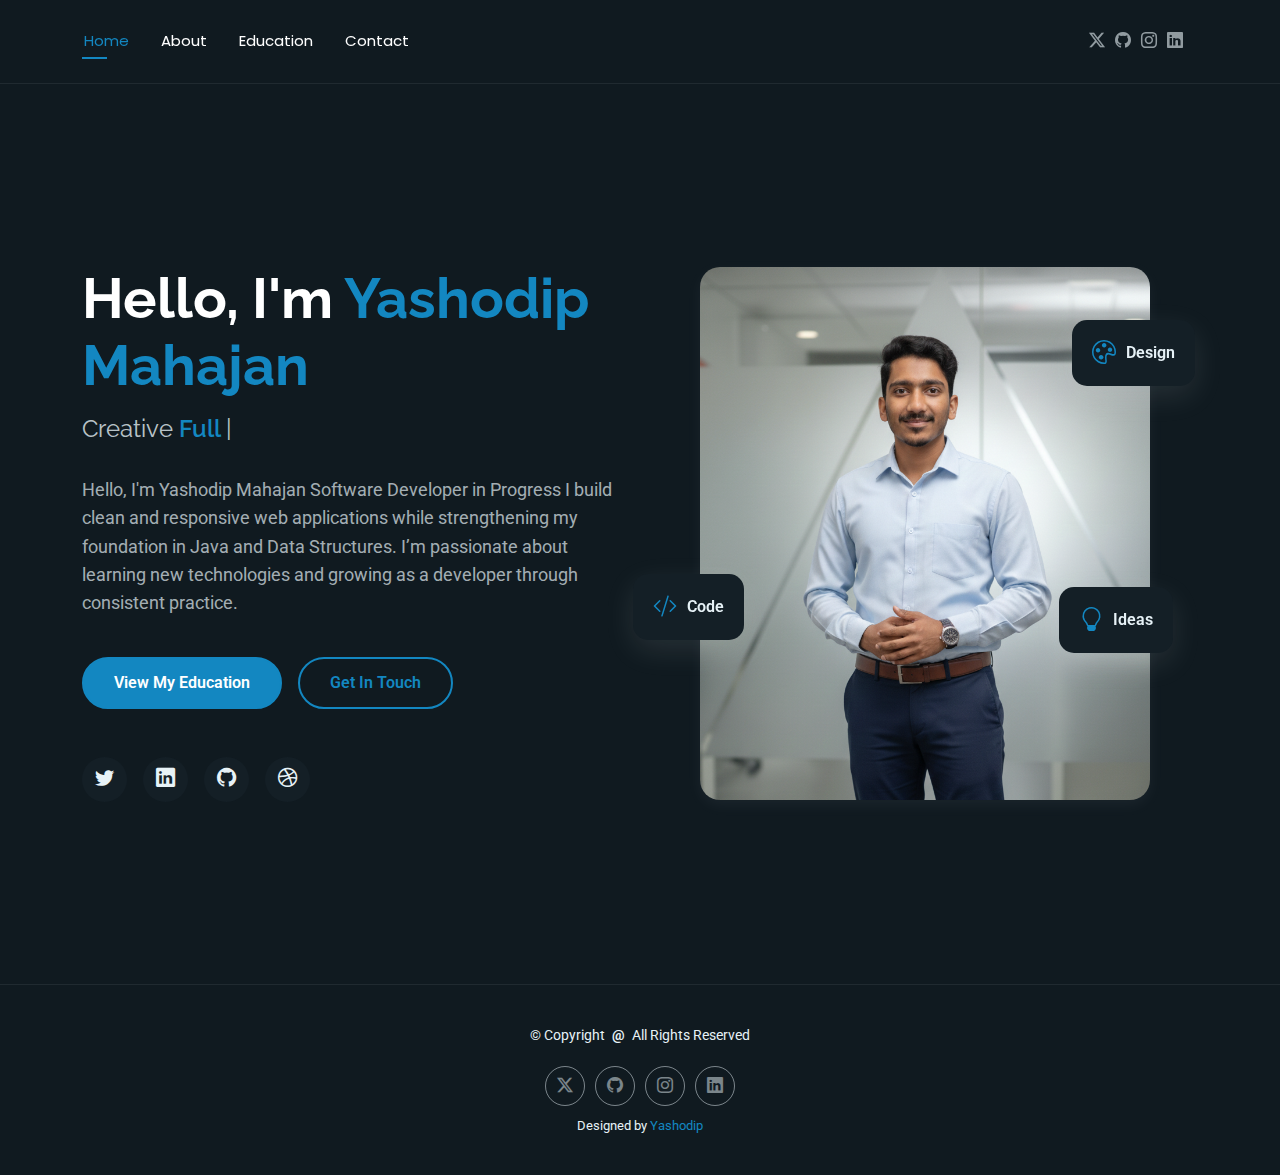
<file: index.html>
<!DOCTYPE html>
<html lang="en">

<head>
  <meta charset="utf-8">
  <meta content="width=device-width, initial-scale=1.0" name="viewport">
  <title>Index - Yashodip Mahajan</title>
  <meta name="description" content="">
  <meta name="keywords" content="">

  <!-- Favicons -->
  <!-- <link href="assets/img/favicon.png" rel="icon">
  <link href="assets/img/apple-touch-icon.png" rel="apple-touch-icon"> -->

  <!-- Fonts -->
  <link href="https://fonts.googleapis.com" rel="preconnect">
  <link href="https://fonts.gstatic.com" rel="preconnect" crossorigin>
  <link href="https://fonts.googleapis.com/css2?family=Roboto:ital,wght@0,100;0,300;0,400;0,500;0,700;0,900;1,100;1,300;1,400;1,500;1,700;1,900&family=Poppins:ital,wght@0,100;0,200;0,300;0,400;0,500;0,600;0,700;0,800;0,900;1,100;1,200;1,300;1,400;1,500;1,600;1,700;1,800;1,900&family=Raleway:ital,wght@0,100;0,200;0,300;0,400;0,500;0,600;0,700;0,800;0,900;1,100;1,200;1,300;1,400;1,500;1,600;1,700;1,800;1,900&display=swap" rel="stylesheet">

  <!-- Vendor CSS Files -->
  <link href="assets/vendor/bootstrap/css/bootstrap.min.css" rel="stylesheet">
  <link href="assets/vendor/bootstrap-icons/bootstrap-icons.css" rel="stylesheet">
  <link href="assets/vendor/aos/aos.css" rel="stylesheet">
  <link href="assets/vendor/swiper/swiper-bundle.min.css" rel="stylesheet">
  <link href="assets/vendor/glightbox/css/glightbox.min.css" rel="stylesheet">

  <!-- Main CSS File -->
  <link href="assets/css/main.css" rel="stylesheet">

  <!-- =======================================================
  * Template Name: FolioOne
  * Template URL: https://bootstrapmade.com/folioone-bootstrap-portfolio-website-template/
  * Updated: Aug 23 2025 with Bootstrap v5.3.7
  * Author: BootstrapMade.com
  * License: https://bootstrapmade.com/license/
  ======================================================== -->
</head>

<body class="index-page">

  <header id="header" class="header d-flex align-items-center light-background sticky-top">
    <div class="container position-relative d-flex align-items-center justify-content-between">

      <!-- <a href="index.html" class="logo d-flex align-items-center me-auto me-xl-0">
      <img src="assets/img/logo.webp" alt="">
      <h1 class="sitename">FolioOne</h1> 
    </a> -->

      <nav id="navmenu" class="navmenu">
        <ul>
          <li><a href="index.html" class="active">Home</a></li>
          <li><a href="about.html">About</a></li>
          <li><a href="resume.html">Education</a></li>
          <!-- <li><a href="services.html">Services</a></li> -->
          <!-- <li><a href="portfolio.html">Portfolio</a></li> -->
          <li><a href="contact.html">Contact</a></li>
        </ul>
        <i class="mobile-nav-toggle d-xl-none bi bi-list"></i>
      </nav>

      <div class="header-social-links">
        <a href="#" class="twitter"><i class="bi bi-twitter-x"></i></a>
        <a href="https://github.com/Yashodip21"><i class="bi bi-github"></i></a>
        <a href="#" class="instagram"><i class="bi bi-instagram"></i></a>
        <a href="https://www.linkedin.com/in/yashodip-mahajan-5a0038328/" class="linkedin"><i class="bi bi-linkedin"></i></a>
      </div>

    </div>
  </header>

  <main class="main">

    <!-- Hero Section -->
    <section id="hero" class="hero section">

      <div class="container" data-aos="fade-up" data-aos-delay="100">

        <div class="row gy-4 align-items-center">
          <div class="col-lg-6 order-2 order-lg-1">
            <div class="hero-content">
              <h1 data-aos="fade-up" data-aos-delay="200">Hello, I'm <span class="highlight">Yashodip Mahajan</span></h1>
              <h2 data-aos="fade-up" data-aos-delay="300">Creative <span class="typed" data-typed-items="Full Stack Web Developer"></span></h2>
              <p data-aos="fade-up" data-aos-delay="400">Hello, I'm Yashodip Mahajan
              Software Developer in Progress
               I build clean and responsive web applications while strengthening my foundation
              in Java and Data Structures. I’m passionate about learning new technologies and
              growing as a developer through consistent practice.</p>
              <div class="hero-actions" data-aos="fade-up" data-aos-delay="500">
                <a href="resume.html" class="btn btn-primary">View My Education</a>
                <a href="contact.html" class="btn btn-outline">Get In Touch</a>
              </div>
              <div class="social-links" data-aos="fade-up" data-aos-delay="600">
                <a href="#"><i class="bi bi-twitter"></i></a>
                <a href="https://www.linkedin.com/in/yashodip-mahajan-5a0038328/"><i class="bi bi-linkedin"></i></a>
                <a href="https://github.com/Yashodip21"><i class="bi bi-github"></i></a>
                <a href="#"><i class="bi bi-dribbble"></i></a>
              </div>
            </div>
          </div>
          <div class="col-lg-6 order-1 order-lg-2">
            <div class="hero-image" data-aos="zoom-in" data-aos-delay="300">
              <div class="image-wrapper">
                <img src="assets/img/profile/Homepage.png" alt="Yahsodip mahajan" class="img-fluid">
                <div class="floating-elements">
                  <div class="floating-card design" data-aos="fade-left" data-aos-delay="700">
                    <i class="bi bi-palette"></i>
                    <span>Design</span>
                  </div>
                  <div class="floating-card code" data-aos="fade-right" data-aos-delay="800">
                    <i class="bi bi-code-slash"></i>
                    <span>Code</span>
                  </div>
                  <div class="floating-card creativity" data-aos="fade-up" data-aos-delay="900">
                    <i class="bi bi-lightbulb"></i>
                    <span>Ideas</span>
                  </div>
                </div>
              </div>
            </div>
          </div>
        </div>

      </div>

    </section><!-- /Hero Section -->

  </main>

  <footer id="footer" class="footer">

    <div class="container">
      <div class="copyright text-center ">
        <p>© <span>Copyright</span> <strong class="px-1 sitename">@</strong> <span>All Rights Reserved<br></span></p>
      </div>
      <div class="social-links d-flex justify-content-center">
        <a href=""><i class="bi bi-twitter-x"></i></a>
        <a href="https://github.com/Yashodip21"><i class="bi bi-github"></i></a>
        <a href=""><i class="bi bi-instagram"></i></a>
        <a href="https://www.linkedin.com/in/yashodip-mahajan-5a0038328/"><i class="bi bi-linkedin"></i></a>
      </div>
      <div class="credits">
        <!-- All the links in the footer should remain intact. -->
        <!-- You can delete the links only if you've purchased the pro version. -->
        <!-- Licensing information: https://bootstrapmade.com/license/ -->
        <!-- Purchase the pro version with working PHP/AJAX contact form: [buy-url] -->
        Designed by <a href="#">Yashodip</a>
      </div>
    </div>

  </footer>

  <!-- Scroll Top -->
  <a href="#" id="scroll-top" class="scroll-top d-flex align-items-center justify-content-center"><i class="bi bi-arrow-up-short"></i></a>

  <!-- Preloader -->
  <div id="preloader"></div>

  <!-- Vendor JS Files -->
  <script src="assets/vendor/bootstrap/js/bootstrap.bundle.min.js"></script>
  <script src="assets/vendor/php-email-form/validate.js"></script>
  <script src="assets/vendor/aos/aos.js"></script>
  <script src="assets/vendor/typed.js/typed.umd.js"></script>
  <script src="assets/vendor/waypoints/noframework.waypoints.js"></script>
  <script src="assets/vendor/purecounter/purecounter_vanilla.js"></script>
  <script src="assets/vendor/swiper/swiper-bundle.min.js"></script>
  <script src="assets/vendor/imagesloaded/imagesloaded.pkgd.min.js"></script>
  <script src="assets/vendor/isotope-layout/isotope.pkgd.min.js"></script>
  <script src="assets/vendor/glightbox/js/glightbox.min.js"></script>

  <!-- Main JS File -->
  <script src="assets/js/main.js"></script>

</body>

</html>
</file>
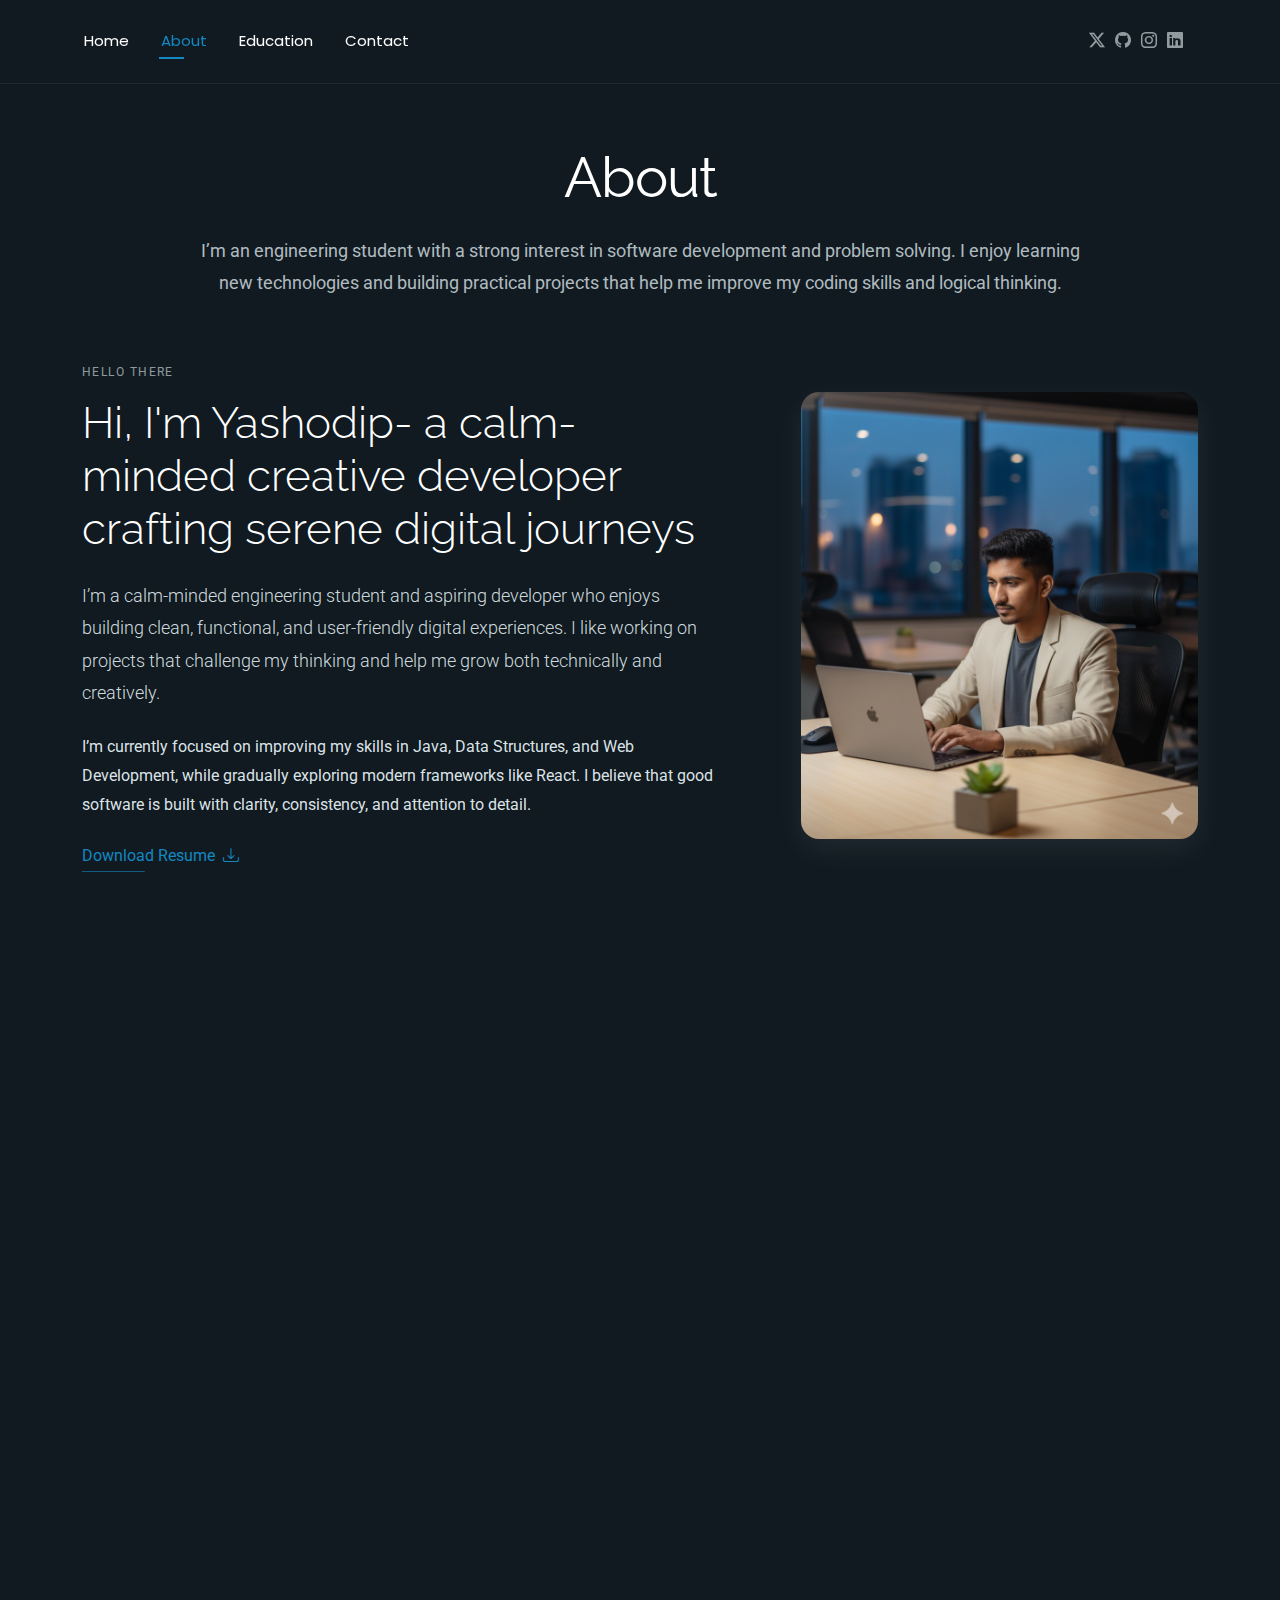
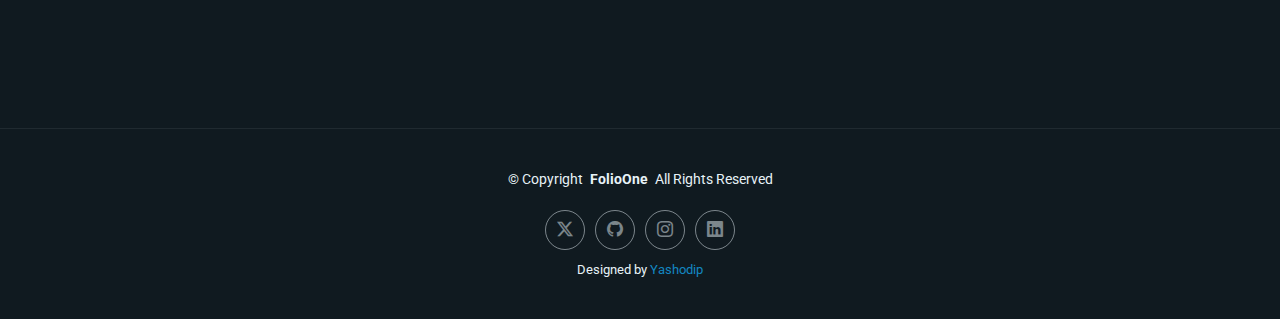
<file: about.html>
<!DOCTYPE html>
<html lang="en">

<head>
  <meta charset="utf-8">
  <meta content="width=device-width, initial-scale=1.0" name="viewport">
  <title>About - Yashodip Mahajan</title> 
  <meta name="description" content="">
  <meta name="keywords" content="">

  <!-- Favicons -->
  

  <!-- Fonts -->
  <link href="https://fonts.googleapis.com" rel="preconnect">
  <link href="https://fonts.gstatic.com" rel="preconnect" crossorigin>
  <link href="https://fonts.googleapis.com/css2?family=Roboto:ital,wght@0,100;0,300;0,400;0,500;0,700;0,900;1,100;1,300;1,400;1,500;1,700;1,900&family=Poppins:ital,wght@0,100;0,200;0,300;0,400;0,500;0,600;0,700;0,800;0,900;1,100;1,200;1,300;1,400;1,500;1,600;1,700;1,800;1,900&family=Raleway:ital,wght@0,100;0,200;0,300;0,400;0,500;0,600;0,700;0,800;0,900;1,100;1,200;1,300;1,400;1,500;1,600;1,700;1,800;1,900&display=swap" rel="stylesheet">

  <!-- Vendor CSS Files -->
  <link href="assets/vendor/bootstrap/css/bootstrap.min.css" rel="stylesheet">
  <link href="assets/vendor/bootstrap-icons/bootstrap-icons.css" rel="stylesheet">
  <link href="assets/vendor/aos/aos.css" rel="stylesheet">
  <link href="assets/vendor/swiper/swiper-bundle.min.css" rel="stylesheet">
  <link href="assets/vendor/glightbox/css/glightbox.min.css" rel="stylesheet">

  <!-- Main CSS File -->
  <link href="assets/css/main.css" rel="stylesheet">

  <!-- =======================================================
  * Template Name: FolioOne
  * Template URL: https://bootstrapmade.com/folioone-bootstrap-portfolio-website-template/
  * Updated: Aug 23 2025 with Bootstrap v5.3.7
  * Author: BootstrapMade.com
  * License: https://bootstrapmade.com/license/
  ======================================================== -->
</head> 

<body class="about-page">

  <header id="header" class="header d-flex align-items-center light-background sticky-top">
    <div class="container position-relative d-flex align-items-center justify-content-between">

      <!-- <a href="index.html" class="logo d-flex align-items-center me-auto me-xl-0">
      <img src="assets/img/logo.webp" alt="">
      <h1 class="sitename">FolioOne</h1> 
    </a> -->

      <nav id="navmenu" class="navmenu">
        <ul>
          <li><a href="index.html">Home</a></li>
          <li><a href="about.html" class="active">About</a></li>
          <li><a href="resume.html">Education</a></li>
          <!-- <li><a href="services.html">Services</a></li> -->
          <!-- <li><a href="portfolio.html">Portfolio</a></li> -->
          <ul>
          <li><a href="contact.html">Contact</a></li>
        </ul>
        <i class="mobile-nav-toggle d-xl-none bi bi-list"></i>
      </nav>

      <div class="header-social-links">
        <a href="#" class="twitter"><i class="bi bi-twitter-x"></i></a>
        <a href="https://github.com/Yashodip21"><i class="bi bi-github"></i></a>
        <a href="#" class="instagram"><i class="bi bi-instagram"></i></a>
        <a href="https://www.linkedin.com/in/yashodip-mahajan-5a0038328/" class="linkedin"><i class="bi bi-linkedin"></i></a>
      </div>

    </div>
  </header>

  <main class="main">

    <!-- About Section -->
    <section id="about" class="about section">

      <!-- Section Title -->
      <div class="container section-title" data-aos="fade-up">
        <h2>About</h2>
        <p>I’m an engineering student with a strong interest in software development and problem solving. I enjoy learning new
        technologies and building practical projects that help me improve my coding skills and logical thinking.</p>
      </div><!-- End Section Title -->

      <div class="container" data-aos="fade-up" data-aos-delay="100">

        <!-- Intro + Photo -->
        <div class="row align-items-center justify-content-between gy-5 mb-5">
          <div class="col-lg-7" data-aos="fade-right" data-aos-delay="150">
            <div class="intro-content">
              <span class="eyebrow">Hello there</span>
              <h2 class="headline">Hi, I'm Yashodip- a calm-minded creative developer crafting serene digital journeys</h2>
              <p class="lead">
                I’m a calm-minded engineering student and aspiring developer who enjoys building clean, functional, and user-friendly
                digital experiences. I like working on projects that challenge my thinking and help me grow both technically and
                creatively.
              </p>
              <p>
                I’m currently focused on improving my skills in Java, Data Structures, and Web Development, while gradually exploring
                modern frameworks like React. I believe that good software is built with clarity, consistency, and attention to detail.
              </p>

              <div class="cta-group">
                <!-- <a href="#portfolio" class="btn-ghost">
                  View My Work <i class="bi bi-arrow-up-right"></i>
                </a> -->
                <a href="#" class="link-underline">
                  Download Resume <i class="bi bi-download"></i>
                </a>
              </div>
            </div>
          </div>

          <div class="col-lg-5" data-aos="zoom-in" data-aos-delay="250">
            <figure class="profile-figure text-center text-lg-end">
              <img src="assets/img/profile/potriat.png" alt="Portrait of Alex" class="img-fluid profile-photo">
            </figure>
          </div>
        </div>
        <!-- End Intro + Photo -->

        <!-- Skills Grid -->
        <div class="mb-5">
          <div class="row g-4">
            <div class="col-6 col-md-4 col-lg-3" data-aos="fade-up" data-aos-delay="120">
              <div class="skill-item">
                <i class="bi bi-layout-text-window"></i>
                <h3>DSA</h3>
                <p>Focused on problem-solving using fundamental data structures and algorithms.</p>
              </div>
            </div>
            <div class="col-6 col-md-4 col-lg-3" data-aos="fade-up" data-aos-delay="180">
              <div class="skill-item">
                <i class="bi bi-code-slash"></i>
                <h3>Java</h3>
                <p>Developed a strong foundation in Java programming, focusing on object-oriented concepts and problem-solving.</p>
              </div>
            </div>
            <div class="col-6 col-md-4 col-lg-3" data-aos="fade-up" data-aos-delay="240">
              <div class="skill-item">
                <i class="bi bi-phone"></i>
                <h3>Development</h3>
                <p>Building responsive and functional applications while focusing on clean code and user experience.</p>
              </div>
            </div>
            <div class="col-6 col-md-4 col-lg-3" data-aos="fade-up" data-aos-delay="300">
              <div class="skill-item">
                <i class="bi bi-camera"></i>
                <h3>Photography</h3>
                <p>Exploring photography as a creative skill, focusing on composition, lighting, and visual storytelling.</p>
              </div>
            </div>
          </div>
        </div>
        <!-- End Skills Grid -->
      </section><!-- /About Section -->

    <!-- Skills Section -->
    <section id="skills" class="skills section">

      <!-- Section Title -->
      <div class="container section-title" data-aos="fade-up">
        <h2>Skills</h2>
      </div><!-- End Section Title -->

      <div class="container" data-aos="fade-up" data-aos-delay="100">

        <div class="row g-4 skills-animation">

          <div class="col-md-6 col-lg-3" data-aos="fade-up" data-aos-delay="100">
            <div class="skill-box">
              <h3>HTML</h3>
              <p>Sed ut perspiciatis unde omnis iste natus error sit voluptatem.</p>
              <span class="text-end d-block">90%</span>
              <div class="progress">
                <div class="progress-bar" role="progressbar" aria-valuenow="90" aria-valuemin="0" aria-valuemax="100"></div>
              </div>
            </div>
          </div>

          <div class="col-md-6 col-lg-3" data-aos="fade-up" data-aos-delay="200">
            <div class="skill-box">
              <h3>CSS</h3>
              <p>Nemo enim ipsam voluptatem quia voluptas sit aspernatur.</p>
              <span class="text-end d-block">90%</span>
              <div class="progress">
                <div class="progress-bar" role="progressbar" aria-valuenow="95" aria-valuemin="0" aria-valuemax="100"></div>
              </div>
            </div>
          </div>

          <div class="col-md-6 col-lg-3" data-aos="fade-up" data-aos-delay="300">
            <div class="skill-box">
              <h3>JavaScript</h3>
              <p>Neque porro quisquam est qui dolorem ipsum quia dolor.</p>
              <span class="text-end d-block">80%</span>
              <div class="progress">
                <div class="progress-bar" role="progressbar" aria-valuenow="80" aria-valuemin="0" aria-valuemax="100"></div>
              </div>
            </div>
          </div>

          <div class="col-md-6 col-lg-3" data-aos="fade-up" data-aos-delay="400">
            <div class="skill-box">
              <h3>Photoshop</h3>
              <p>Quis autem vel eum iure reprehenderit qui in ea voluptate.</p>
              <span class="text-end d-block">55%</span>
              <div class="progress">
                <div class="progress-bar" role="progressbar" aria-valuenow="55" aria-valuemin="0" aria-valuemax="100">
                </div>
              </div>
            </div>
          </div>

        </div>

      </div>

    

  </main>

  <footer id="footer" class="footer">

    <div class="container">
      <div class="copyright text-center ">
        <p>© <span>Copyright</span> <strong class="px-1 sitename">FolioOne</strong> <span>All Rights Reserved<br></span></p>
      </div>
      <div class="social-links d-flex justify-content-center">
        <a href=""><i class="bi bi-twitter-x"></i></a>
        <a href="https://github.com/Yashodip21"><i class="bi bi-github"></i></a>
        <a href=""><i class="bi bi-instagram"></i></a>
        <a href="https://www.linkedin.com/in/yashodip-mahajan-5a0038328/"><i class="bi bi-linkedin"></i></a>
      </div>
      <div class="credits">
        <!-- All the links in the footer should remain intact. -->
        <!-- You can delete the links only if you've purchased the pro version. -->
        <!-- Licensing information: https://bootstrapmade.com/license/ -->
        <!-- Purchase the pro version with working PHP/AJAX contact form: [buy-url] -->
        Designed by <a href="#">Yashodip</a>
      </div>
    </div>

  </footer>

  <!-- Scroll Top -->
  <a href="#" id="scroll-top" class="scroll-top d-flex align-items-center justify-content-center"><i class="bi bi-arrow-up-short"></i></a>

  <!-- Preloader -->
  <div id="preloader"></div>

  <!-- Vendor JS Files -->
  <script src="assets/vendor/bootstrap/js/bootstrap.bundle.min.js"></script>
  <script src="assets/vendor/php-email-form/validate.js"></script>
  <script src="assets/vendor/aos/aos.js"></script>
  <script src="assets/vendor/typed.js/typed.umd.js"></script>
  <script src="assets/vendor/waypoints/noframework.waypoints.js"></script>
  <script src="assets/vendor/purecounter/purecounter_vanilla.js"></script>
  <script src="assets/vendor/swiper/swiper-bundle.min.js"></script>
  <script src="assets/vendor/imagesloaded/imagesloaded.pkgd.min.js"></script>
  <script src="assets/vendor/isotope-layout/isotope.pkgd.min.js"></script>
  <script src="assets/vendor/glightbox/js/glightbox.min.js"></script>

  <!-- Main JS File -->
  <script src="assets/js/main.js"></script>

</body>

</html>
</file>
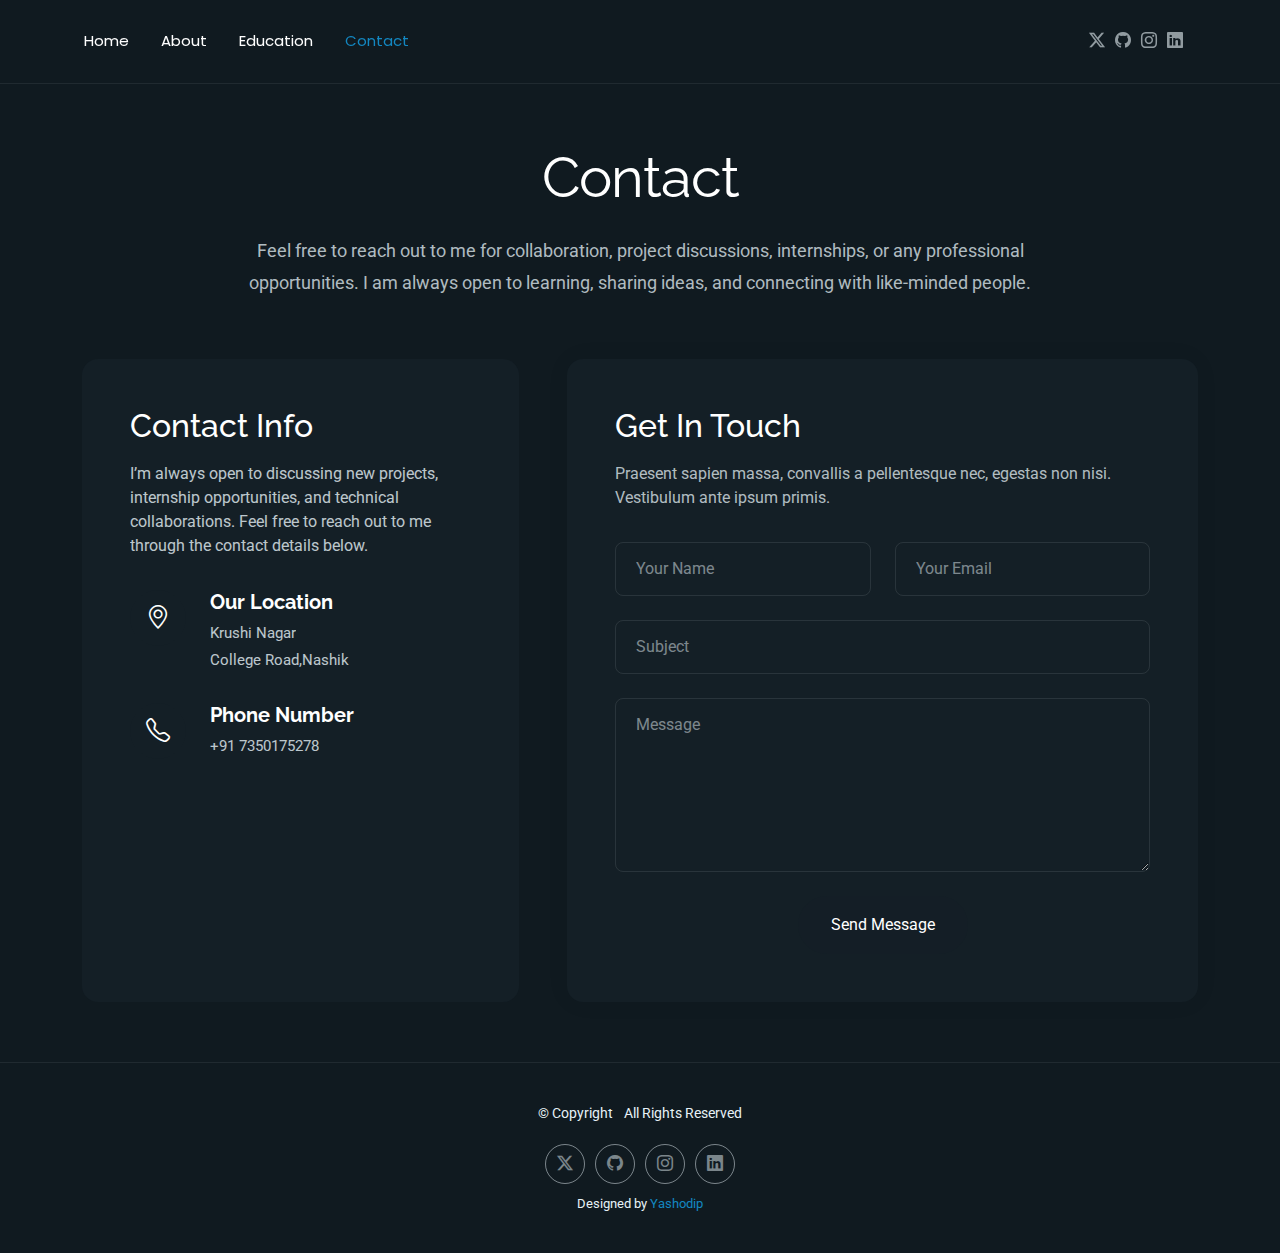
<file: contact.html>
<!DOCTYPE html>
<html lang="en">

<head>
  <meta charset="utf-8">
  <meta content="width=device-width, initial-scale=1.0" name="viewport">
  <title>Contact - Yashodip Mahajan</title>
  <meta name="description" content="">
  <meta name="keywords" content="">

  <!-- Favicons -->
  <!-- <link href="assets/img/favicon.png" rel="icon">
  <link href="assets/img/apple-touch-icon.png" rel="apple-touch-icon"> -->

  <!-- Fonts -->
  <link href="https://fonts.googleapis.com" rel="preconnect">
  <link href="https://fonts.gstatic.com" rel="preconnect" crossorigin>
  <link href="https://fonts.googleapis.com/css2?family=Roboto:ital,wght@0,100;0,300;0,400;0,500;0,700;0,900;1,100;1,300;1,400;1,500;1,700;1,900&family=Poppins:ital,wght@0,100;0,200;0,300;0,400;0,500;0,600;0,700;0,800;0,900;1,100;1,200;1,300;1,400;1,500;1,600;1,700;1,800;1,900&family=Raleway:ital,wght@0,100;0,200;0,300;0,400;0,500;0,600;0,700;0,800;0,900;1,100;1,200;1,300;1,400;1,500;1,600;1,700;1,800;1,900&display=swap" rel="stylesheet">

  <!-- Vendor CSS Files -->
  <link href="assets/vendor/bootstrap/css/bootstrap.min.css" rel="stylesheet">
  <link href="assets/vendor/bootstrap-icons/bootstrap-icons.css" rel="stylesheet">
  <link href="assets/vendor/aos/aos.css" rel="stylesheet">
  <link href="assets/vendor/swiper/swiper-bundle.min.css" rel="stylesheet">
  <link href="assets/vendor/glightbox/css/glightbox.min.css" rel="stylesheet">

  <!-- Main CSS File -->
  <link href="assets/css/main.css" rel="stylesheet">

  <!-- =======================================================
  * Template Name: FolioOne
  * Template URL: https://bootstrapmade.com/folioone-bootstrap-portfolio-website-template/
  * Updated: Aug 23 2025 with Bootstrap v5.3.7
  * Author: BootstrapMade.com
  * License: https://bootstrapmade.com/license/
  ======================================================== -->
</head>

<body class="contact-page">

  <header id="header" class="header d-flex align-items-center light-background sticky-top">
    <div class="container position-relative d-flex align-items-center justify-content-between">

      <!-- <a href="index.html" class="logo d-flex align-items-center me-auto me-xl-0">
      <img src="assets/img/logo.webp" alt="">
      <h1 class="sitename">FolioOne</h1> 
    </a> -->

      <nav id="navmenu" class="navmenu">
        <ul>
          <li><a href="index.html">Home</a></li>
          <li><a href="about.html">About</a></li>
          <li><a href="resume.html">Education</a></li>
          <!-- <li><a href="services.html">Services</a></li> -->
          <!-- <li><a href="portfolio.html">Portfolio</a></li> -->
        <ul>
          <li><a href="contact.html" class="active">Contact</a></li>
        </ul>
        <i class="mobile-nav-toggle d-xl-none bi bi-list"></i>
      </nav>

      <div class="header-social-links">
        <a href="#" class="twitter"><i class="bi bi-twitter-x"></i></a>
        <a href="https://github.com/Yashodip21"><i class="bi bi-github"></i></a>
        <a href="#" class="instagram"><i class="bi bi-instagram"></i></a>
        <a href="https://www.linkedin.com/in/yashodip-mahajan-5a0038328/" class="linkedin"><i class="bi bi-linkedin"></i></a>
      </div>

    </div>
  </header>

  <main class="main">

    <!-- Contact Section -->
    <section id="contact" class="contact section">

      <!-- Section Title -->
      <div class="container section-title" data-aos="fade-up">
        <h2>Contact</h2>
        <p>Feel free to reach out to me for collaboration, project discussions, internships, or any professional opportunities. I
        am always open to learning, sharing ideas, and connecting with like-minded people.</p>
      </div><!-- End Section Title -->

      <div class="container" data-aos="fade-up" data-aos-delay="100">

        <div class="row g-4 g-lg-5">
          <div class="col-lg-5">
            <div class="info-box" data-aos="fade-up" data-aos-delay="200">
              <h3>Contact Info</h3>
              <p>I’m always open to discussing new projects, internship opportunities, and technical collaborations. Feel free to reach
              out to me through the contact details below.</p>

              <div class="info-item" data-aos="fade-up" data-aos-delay="300">
                <div class="icon-box">
                  <i class="bi bi-geo-alt"></i>
                </div>
                <div class="content">
                  <h4>Our Location</h4>
                  <p>Krushi Nagar</p>
                  <p>College      Road,Nashik</p>
                </div>
              </div>

              <div class="info-item" data-aos="fade-up" data-aos-delay="400">
                <div class="icon-box">
                  <i class="bi bi-telephone"></i>
                </div>
                <div class="content">
                  <h4>Phone Number</h4>
                  <p>+91  7350175278</p>
                </div>
              </div>

              <div class="info-item" data-aos="fade-up" data-aos-delay="500">
                <div class="icon-box">
                  <i class="bi bi-envelope"></i>
                </div>
                <div class="content">
                  <h4>Email Address</h4>
                  <p>yashodipmahajan21@gmail.com</p>
                  <p>yashodipmahajan77@gmail.com</p>
                </div>
              </div>
            </div>
          </div>

          <div class="col-lg-7">
            <div class="contact-form" data-aos="fade-up" data-aos-delay="300">
              <h3>Get In Touch</h3>
              <p>Praesent sapien massa, convallis a pellentesque nec, egestas non nisi. Vestibulum ante ipsum primis.</p>

              <form action="forms/contact.php" method="post" class="php-email-form" data-aos="fade-up" data-aos-delay="200">
                <div class="row gy-4">

                  <div class="col-md-6">
                    <input type="text" name="name" class="form-control" placeholder="Your Name" required="">
                  </div>

                  <div class="col-md-6 ">
                    <input type="email" class="form-control" name="email" placeholder="Your Email" required="">
                  </div>

                  <div class="col-12">
                    <input type="text" class="form-control" name="subject" placeholder="Subject" required="">
                  </div>

                  <div class="col-12">
                    <textarea class="form-control" name="message" rows="6" placeholder="Message" required=""></textarea>
                  </div>

                  <div class="col-12 text-center">
                    <div class="loading">Loading</div>
                    <div class="error-message"></div>
                    <div class="sent-message">Your message has been sent. Thank you!</div>

                    <button type="submit" class="btn">Send Message</button>
                  </div>

                </div>
              </form>

            </div>
          </div>

        </div>

      </div>

    </section><!-- /Contact Section -->

  </main>

  <footer id="footer" class="footer">

    <div class="container">
      <div class="copyright text-center ">
        <p>© <span>Copyright</span> <strong class="px-1 sitename"></strong> <span>All Rights Reserved<br></span></p>
      </div>
      <div class="social-links d-flex justify-content-center">
        <a href=""><i class="bi bi-twitter-x"></i></a>
        <a href="https://github.com/Yashodip21"><i class="bi bi-github"></i></a>
        <a href=""><i class="bi bi-instagram"></i></a>
        <a href="https://www.linkedin.com/in/yashodip-mahajan-5a0038328/"><i class="bi bi-linkedin"></i></a>
      </div>
      <div class="credits">
        <!-- All the links in the footer should remain intact. -->
        <!-- You can delete the links only if you've purchased the pro version. -->
        <!-- Licensing information: https://bootstrapmade.com/license/ -->
        <!-- Purchase the pro version with working PHP/AJAX contact form: [buy-url] -->
        Designed by <a href="#">Yashodip</a>
      </div>
    </div>

  </footer>

  <!-- Scroll Top -->
  <a href="#" id="scroll-top" class="scroll-top d-flex align-items-center justify-content-center"><i class="bi bi-arrow-up-short"></i></a>

  <!-- Preloader -->
  <div id="preloader"></div>

  <!-- Vendor JS Files -->
  <script src="assets/vendor/bootstrap/js/bootstrap.bundle.min.js"></script>
  <script src="assets/vendor/php-email-form/validate.js"></script>
  <script src="assets/vendor/aos/aos.js"></script>
  <script src="assets/vendor/typed.js/typed.umd.js"></script>
  <script src="assets/vendor/waypoints/noframework.waypoints.js"></script>
  <script src="assets/vendor/purecounter/purecounter_vanilla.js"></script>
  <script src="assets/vendor/swiper/swiper-bundle.min.js"></script>
  <script src="assets/vendor/imagesloaded/imagesloaded.pkgd.min.js"></script>
  <script src="assets/vendor/isotope-layout/isotope.pkgd.min.js"></script>
  <script src="assets/vendor/glightbox/js/glightbox.min.js"></script>

  <!-- Main JS File -->
  <script src="assets/js/main.js"></script>

</body>

</html>
</file>
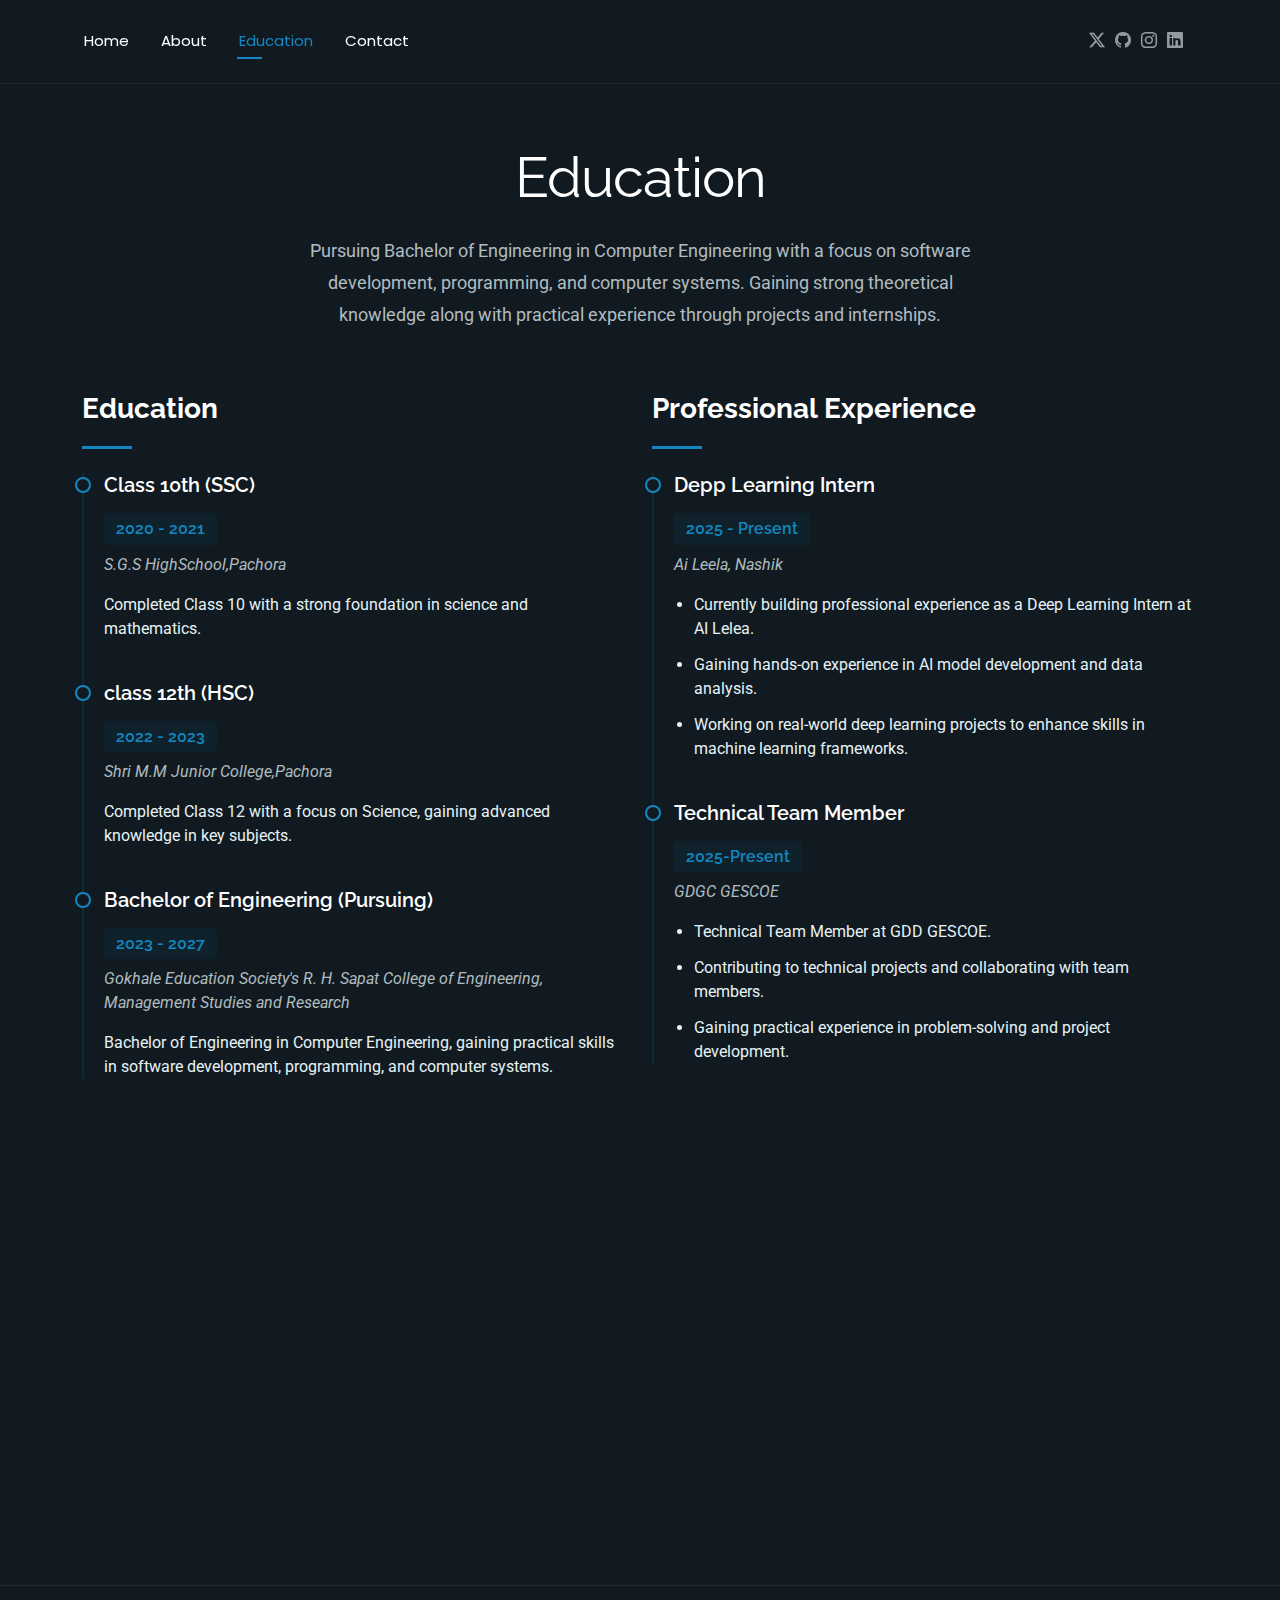
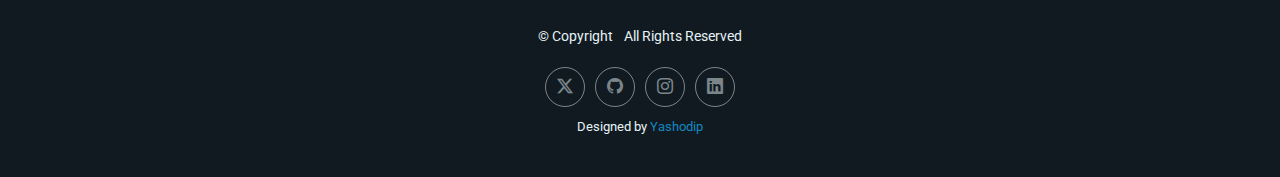
<file: resume.html>
<!DOCTYPE html>
<html lang="en">

<head>
  <meta charset="utf-8">
  <meta content="width=device-width, initial-scale=1.0" name="viewport">
  <title>Education - Yashodip Mahajan</title>
  <meta name="description" content="">
  <meta name="keywords" content="">

  <!-- Favicons -->


  <!-- Fonts -->
  <link href="https://fonts.googleapis.com" rel="preconnect">
  <link href="https://fonts.gstatic.com" rel="preconnect" crossorigin>
  <link href="https://fonts.googleapis.com/css2?family=Roboto:ital,wght@0,100;0,300;0,400;0,500;0,700;0,900;1,100;1,300;1,400;1,500;1,700;1,900&family=Poppins:ital,wght@0,100;0,200;0,300;0,400;0,500;0,600;0,700;0,800;0,900;1,100;1,200;1,300;1,400;1,500;1,600;1,700;1,800;1,900&family=Raleway:ital,wght@0,100;0,200;0,300;0,400;0,500;0,600;0,700;0,800;0,900;1,100;1,200;1,300;1,400;1,500;1,600;1,700;1,800;1,900&display=swap" rel="stylesheet">

  <!-- Vendor CSS Files -->
  <link href="assets/vendor/bootstrap/css/bootstrap.min.css" rel="stylesheet">
  <link href="assets/vendor/bootstrap-icons/bootstrap-icons.css" rel="stylesheet">
  <link href="assets/vendor/aos/aos.css" rel="stylesheet">
  <link href="assets/vendor/swiper/swiper-bundle.min.css" rel="stylesheet">
  <link href="assets/vendor/glightbox/css/glightbox.min.css" rel="stylesheet">

  <!-- Main CSS File -->
  <link href="assets/css/main.css" rel="stylesheet">

  <!-- =======================================================
  * Template Name: FolioOne
  * Template URL: https://bootstrapmade.com/folioone-bootstrap-portfolio-website-template/
  * Updated: Aug 23 2025 with Bootstrap v5.3.7
  * Author: BootstrapMade.com
  * License: https://bootstrapmade.com/license/
  ======================================================== -->
</head>

<body class="resume-page">

  <header id="header" class="header d-flex align-items-center light-background sticky-top">
    <div class="container position-relative d-flex align-items-center justify-content-between">

      <!-- <a href="index.html" class="logo d-flex align-items-center me-auto me-xl-0">
      <img src="assets/img/logo.webp" alt="">
      <h1 class="sitename">FolioOne</h1> 
    </a> -->

      <nav id="navmenu" class="navmenu">
        <ul>
          <li><a href="index.html">Home</a></li>
          <li><a href="about.html">About</a></li>
          <li><a href="resume.html" class="active">Education</a></li>
          <!-- <li><a href="services.html">Services</a></li> -->
          <!-- <li><a href="portfolio.html">Portfolio</a></li> -->
          <li><a href="contact.html">Contact</a></li>
        </ul>
        <i class="mobile-nav-toggle d-xl-none bi bi-list"></i>
      </nav>

      <div class="header-social-links">
        <a href="#" class="twitter"><i class="bi bi-twitter-x"></i></a>
        <a href="https://github.com/Yashodip21"><i class="bi bi-github"></i></a>
        <a href="#" class="instagram"><i class="bi bi-instagram"></i></a>
        <a href="https://www.linkedin.com/in/yashodip-mahajan-5a0038328/" class="linkedin"><i class="bi bi-linkedin"></i></a>
      </div>

    </div>
  </header>

  <main class="main">

    <!-- Resume Section -->
    <section id="resume" class="resume section">

      <!-- Section Title -->
      <div class="container section-title" data-aos="fade-up">
        <h2>Education</h2>
        <p>Pursuing Bachelor of Engineering in Computer Engineering with a focus on software development, programming, and computer
        systems. Gaining strong theoretical knowledge along with practical experience through projects and internships.</p>
      </div><!-- End Section Title -->

      <div class="container" data-aos="fade-up" data-aos-delay="100">

        <div class="row">
          <div class="col-lg-6">

            <!-- Education Section -->
            <div class="resume-item" data-aos="fade-up">
              <h3 class="resume-title">Education</h3>

              <div class="resume-content">
                <article class="education-item">
                  <h4>Class 10th (SSC)</h4>
                  <h5>2020 - 2021</h5>
                  <p class="institution"><em>S.G.S HighSchool,Pachora </em></p>
                  <p>Completed Class 10 with a strong foundation in science and mathematics.</p>
                </article>

                <article class="education-item">
                  <h4>class 12th (HSC)</h4>
                  <h5>2022 - 2023</h5>
                  <p class="institution"><em>Shri M.M Junior College,Pachora</em></p>
                  <p>Completed Class 12 with a focus on Science, gaining advanced knowledge in key
                  subjects. </p>
                </article>

                <article class="education-item">
                  <h4>Bachelor of Engineering (Pursuing)</h4>
                  <h5>2023 - 2027</h5>
                  <p class="institution"><em>Gokhale Education Society's R. H. Sapat College of Engineering, Management Studies and Research</em></p>
                  <p>Bachelor of Engineering in Computer Engineering, gaining practical skills in software development, programming, and
                  computer systems. </p>
                </article>
              </div>
            </div><!-- End Education Section -->

            <!-- Professional Skills Section -->
            <div class="resume-item skills-animation" data-aos="fade-up">
              <h3 class="resume-title">Professional Skills</h3>

              <div class="resume-content">
                <div class="skill-item">
                  <h4>Frontend Development</h4>
                  <div class="progress">
                    <div class="progress-bar" role="progressbar" aria-valuenow="95" aria-valuemin="0" aria-valuemax="100"></div>
                  </div>
                </div>

                <div class="skill-item">
                  <h4>Backend Development</h4>
                  <div class="progress">
                    <div class="progress-bar" role="progressbar" aria-valuenow="85" aria-valuemin="0" aria-valuemax="100"></div>
                  </div>
                </div>

                <div class="skill-item">
                  <h4>React</h4>
                  <div class="progress">
                    <div class="progress-bar" role="progressbar" aria-valuenow="90" aria-valuemin="0" aria-valuemax="100"></div>
                  </div>
                </div>

                <div class="skill-item">
                  <h4>Project Management</h4>
                  <div class="progress">
                    <div class="progress-bar" role="progressbar" aria-valuenow="80" aria-valuemin="0" aria-valuemax="100"></div>
                  </div>
                </div>
              </div>
            </div><!-- End Professional Skills Section -->
          </div>

          <div class="col-lg-6">
            <!-- Experience Section -->
            <div class="resume-item" data-aos="fade-up" data-aos-delay="100">
              <h3 class="resume-title">Professional Experience</h3>

              <div class="resume-content">
                <article class="experience-item">
                  <h4>Depp Learning Intern</h4>
                  <h5>2025 - Present</h5>
                  <p class="company"><em>Ai Leela, Nashik</em></p>
                  <ul>
                    <li>Currently building professional experience as a Deep Learning Intern at AI Lelea. </li>
                    <li>Gaining hands-on experience in AI model development and data analysis.</li>
                    <li>Working on real-world deep learning projects to enhance skills in machine learning frameworks.</li>
                  </ul>
                </article>

                <article class="experience-item">
                  <h4>Technical Team Member</h4>
                  <h5>2025-Present</h5>
                  <p class="company"><em>GDGC GESCOE</em></p>
                  <ul>
                    <li>Technical Team Member at GDD GESCOE.</li>
                    <li>Contributing to technical projects and collaborating with team members.</li>
                    <li>Gaining practical experience in problem-solving and project development.</li>
                  </ul>
                </article>
              </div>
            </div><!-- End Experience Section -->
          </div>
        </div>

      </div>

    </section><!-- /Resume Section -->

  </main>

  <footer id="footer" class="footer">

    <div class="container">
      <div class="copyright text-center ">
        <p>© <span>Copyright</span> <strong class="px-1 sitename"></strong> <span>All Rights Reserved<br></span></p>
      </div>
      <div class="social-links d-flex justify-content-center">
        <a href=""><i class="bi bi-twitter-x"></i></a>
        <a href="https://github.com/Yashodip21"><i class="bi bi-github"></i></a>
        <a href=""><i class="bi bi-instagram"></i></a>
        <a href="https://www.linkedin.com/in/yashodip-mahajan-5a0038328/"><i class="bi bi-linkedin"></i></a>
      </div>
      <div class="credits">
        <!-- All the links in the footer should remain intact. -->
        <!-- You can delete the links only if you've purchased the pro version. -->
        <!-- Licensing information: https://bootstrapmade.com/license/ -->
        <!-- Purchase the pro version with working PHP/AJAX contact form: [buy-url] -->
        Designed by <a href="#">Yashodip</a>
      </div>
    </div>

  </footer>

  <!-- Scroll Top -->
  <a href="#" id="scroll-top" class="scroll-top d-flex align-items-center justify-content-center"><i class="bi bi-arrow-up-short"></i></a>

  <!-- Preloader -->
  <div id="preloader"></div>

  <!-- Vendor JS Files -->
  <script src="assets/vendor/bootstrap/js/bootstrap.bundle.min.js"></script>
  <script src="assets/vendor/php-email-form/validate.js"></script>
  <script src="assets/vendor/aos/aos.js"></script>
  <script src="assets/vendor/typed.js/typed.umd.js"></script>
  <script src="assets/vendor/waypoints/noframework.waypoints.js"></script>
  <script src="assets/vendor/purecounter/purecounter_vanilla.js"></script>
  <script src="assets/vendor/swiper/swiper-bundle.min.js"></script>
  <script src="assets/vendor/imagesloaded/imagesloaded.pkgd.min.js"></script>
  <script src="assets/vendor/isotope-layout/isotope.pkgd.min.js"></script>
  <script src="assets/vendor/glightbox/js/glightbox.min.js"></script>

  <!-- Main JS File -->
  <script src="assets/js/main.js"></script>

</body>

</html>
</file>
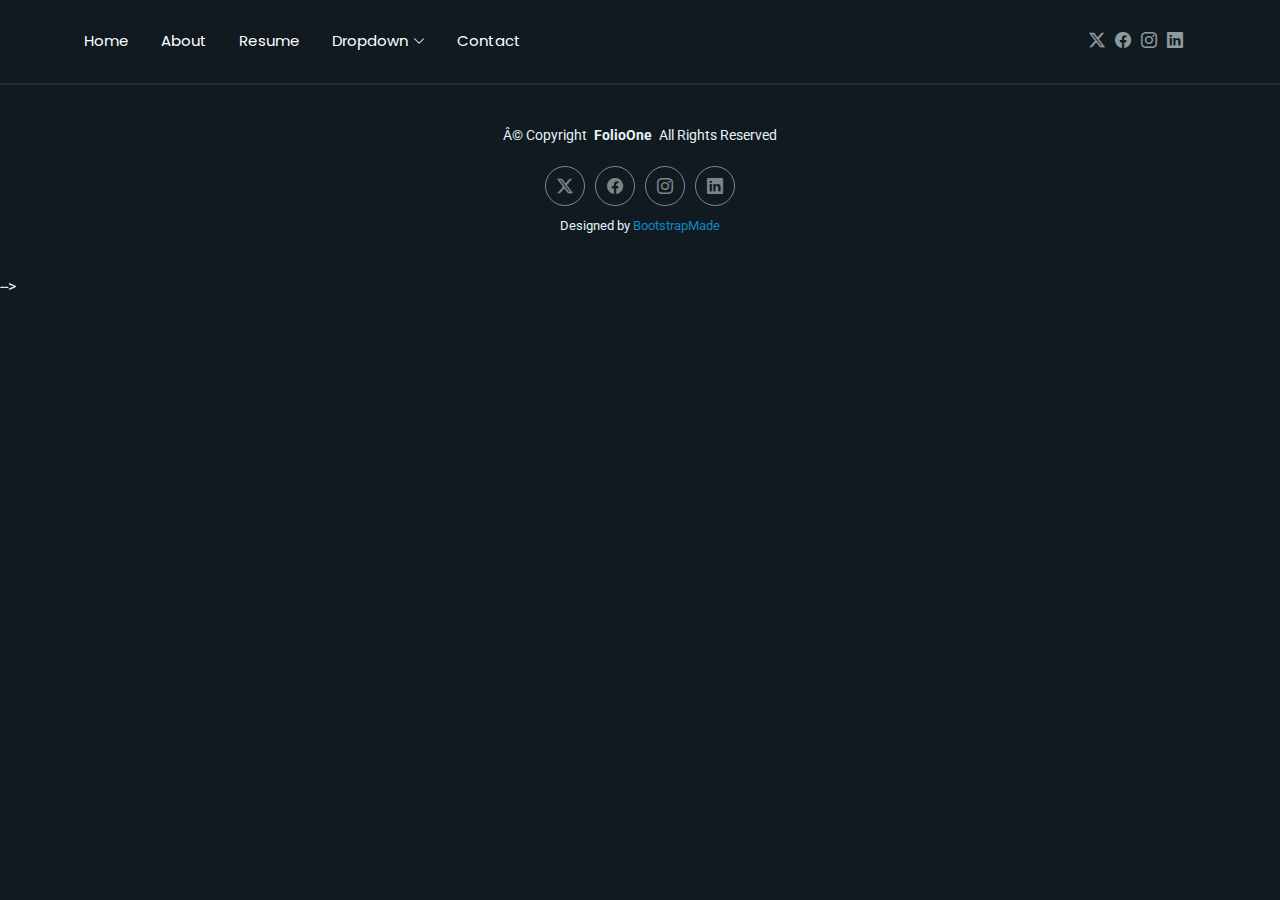
<file: service-details.html>
<!-- <!DOCTYPE html>
<html lang="en">

<head>
  <meta charset="utf-8">
  <meta content="width=device-width, initial-scale=1.0" name="viewport">
  <title>Service Details - FolioOne Bootstrap Template</title>
  <meta name="description" content="">
  <meta name="keywords" content="">

  <!-- Favicons -->
  <link href="assets/img/favicon.png" rel="icon">
  <link href="assets/img/apple-touch-icon.png" rel="apple-touch-icon">

  <!-- Fonts -->
  <link href="https://fonts.googleapis.com" rel="preconnect">
  <link href="https://fonts.gstatic.com" rel="preconnect" crossorigin>
  <link href="https://fonts.googleapis.com/css2?family=Roboto:ital,wght@0,100;0,300;0,400;0,500;0,700;0,900;1,100;1,300;1,400;1,500;1,700;1,900&family=Poppins:ital,wght@0,100;0,200;0,300;0,400;0,500;0,600;0,700;0,800;0,900;1,100;1,200;1,300;1,400;1,500;1,600;1,700;1,800;1,900&family=Raleway:ital,wght@0,100;0,200;0,300;0,400;0,500;0,600;0,700;0,800;0,900;1,100;1,200;1,300;1,400;1,500;1,600;1,700;1,800;1,900&display=swap" rel="stylesheet">

  <!-- Vendor CSS Files -->
  <link href="assets/vendor/bootstrap/css/bootstrap.min.css" rel="stylesheet">
  <link href="assets/vendor/bootstrap-icons/bootstrap-icons.css" rel="stylesheet">
  <link href="assets/vendor/aos/aos.css" rel="stylesheet">
  <link href="assets/vendor/swiper/swiper-bundle.min.css" rel="stylesheet">
  <link href="assets/vendor/glightbox/css/glightbox.min.css" rel="stylesheet">

  <!-- Main CSS File -->
  <link href="assets/css/main.css" rel="stylesheet">

  <!-- =======================================================
  * Template Name: FolioOne
  * Template URL: https://bootstrapmade.com/folioone-bootstrap-portfolio-website-template/
  * Updated: Aug 23 2025 with Bootstrap v5.3.7
  * Author: BootstrapMade.com
  * License: https://bootstrapmade.com/license/
  ======================================================== -->
</head>

<body class="service-details-page">

  <header id="header" class="header d-flex align-items-center light-background sticky-top">
    <div class="container position-relative d-flex align-items-center justify-content-between">

      <!-- <a href="index.html" class="logo d-flex align-items-center me-auto me-xl-0">
      <img src="assets/img/logo.webp" alt="">
      <h1 class="sitename">FolioOne</h1> 
    </a> -->

      <nav id="navmenu" class="navmenu">
        <ul>
          <li><a href="index.html">Home</a></li>
          <li><a href="about.html">About</a></li>
          <li><a href="resume.html">Resume</a></li>
          <!-- <li><a href="services.html">Services</a></li> -->
          <!-- <li><a href="portfolio.html">Portfolio</a></li> -->
          <li class="dropdown"><a href="#"><span>Dropdown</span> <i class="bi bi-chevron-down toggle-dropdown"></i></a>
            <ul>
              <li><a href="#">Dropdown 1</a></li>
              <li class="dropdown"><a href="#"><span>Deep Dropdown</span> <i class="bi bi-chevron-down toggle-dropdown"></i></a>
                <ul>
                  <li><a href="#">Deep Dropdown 1</a></li>
                  <li><a href="#">Deep Dropdown 2</a></li>
                  <li><a href="#">Deep Dropdown 3</a></li>
                  <li><a href="#">Deep Dropdown 4</a></li>
                  <li><a href="#">Deep Dropdown 5</a></li>
                </ul>
              </li>
              <li><a href="#">Dropdown 2</a></li>
              <li><a href="#">Dropdown 3</a></li>
              <li><a href="#">Dropdown 4</a></li>
            </ul>
          </li>
          <li><a href="contact.html">Contact</a></li>
        </ul>
        <i class="mobile-nav-toggle d-xl-none bi bi-list"></i>
      </nav>

      <div class="header-social-links">
        <a href="#" class="twitter"><i class="bi bi-twitter-x"></i></a>
        <a href="#" class="facebook"><i class="bi bi-facebook"></i></a>
        <a href="#" class="instagram"><i class="bi bi-instagram"></i></a>
        <a href="#" class="linkedin"><i class="bi bi-linkedin"></i></a>
      </div>

    </div>
  </header>

  <main class="main">

   

  </main>

  <footer id="footer" class="footer">

    <div class="container">
      <div class="copyright text-center ">
        <p>© <span>Copyright</span> <strong class="px-1 sitename">FolioOne</strong> <span>All Rights Reserved<br></span></p>
      </div>
      <div class="social-links d-flex justify-content-center">
        <a href=""><i class="bi bi-twitter-x"></i></a>
        <a href=""><i class="bi bi-facebook"></i></a>
        <a href=""><i class="bi bi-instagram"></i></a>
        <a href=""><i class="bi bi-linkedin"></i></a>
      </div>
      <div class="credits">
        <!-- All the links in the footer should remain intact. -->
        <!-- You can delete the links only if you've purchased the pro version. -->
        <!-- Licensing information: https://bootstrapmade.com/license/ -->
        <!-- Purchase the pro version with working PHP/AJAX contact form: [buy-url] -->
        Designed by <a href="https://bootstrapmade.com/">BootstrapMade</a>
      </div>
    </div>

  </footer>

  <!-- Scroll Top -->
  <a href="#" id="scroll-top" class="scroll-top d-flex align-items-center justify-content-center"><i class="bi bi-arrow-up-short"></i></a>

  <!-- Preloader -->
  <div id="preloader"></div>

  <!-- Vendor JS Files -->
  <script src="assets/vendor/bootstrap/js/bootstrap.bundle.min.js"></script>
  <script src="assets/vendor/php-email-form/validate.js"></script>
  <script src="assets/vendor/aos/aos.js"></script>
  <script src="assets/vendor/typed.js/typed.umd.js"></script>
  <script src="assets/vendor/waypoints/noframework.waypoints.js"></script>
  <script src="assets/vendor/purecounter/purecounter_vanilla.js"></script>
  <script src="assets/vendor/swiper/swiper-bundle.min.js"></script>
  <script src="assets/vendor/imagesloaded/imagesloaded.pkgd.min.js"></script>
  <script src="assets/vendor/isotope-layout/isotope.pkgd.min.js"></script>
  <script src="assets/vendor/glightbox/js/glightbox.min.js"></script>

  <!-- Main JS File -->
  <script src="assets/js/main.js"></script>

</body>

</html> -->
</file>
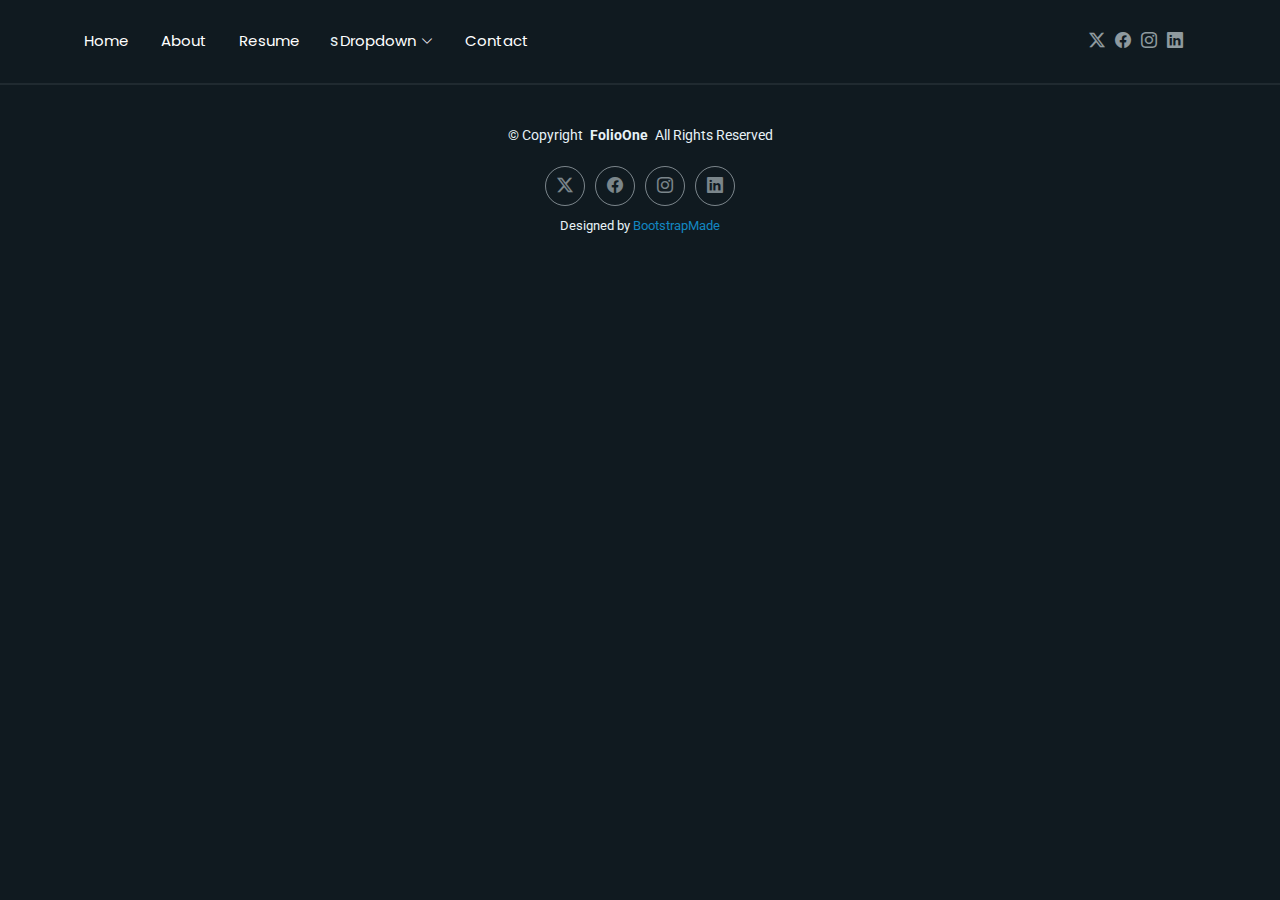
<file: services.html>
<!DOCTYPE html>
<html lang="en">

<head>
  <meta charset="utf-8">
  <meta content="width=device-width, initial-scale=1.0" name="viewport">
  <title>Services - FolioOne Bootstrap Template</title>
  <meta name="description" content="">
  <meta name="keywords" content="">

  <!-- Favicons -->
  <link href="assets/img/favicon.png" rel="icon">
  <link href="assets/img/apple-touch-icon.png" rel="apple-touch-icon">

  <!-- Fonts -->
  <link href="https://fonts.googleapis.com" rel="preconnect">
  <link href="https://fonts.gstatic.com" rel="preconnect" crossorigin>
  <link href="https://fonts.googleapis.com/css2?family=Roboto:ital,wght@0,100;0,300;0,400;0,500;0,700;0,900;1,100;1,300;1,400;1,500;1,700;1,900&family=Poppins:ital,wght@0,100;0,200;0,300;0,400;0,500;0,600;0,700;0,800;0,900;1,100;1,200;1,300;1,400;1,500;1,600;1,700;1,800;1,900&family=Raleway:ital,wght@0,100;0,200;0,300;0,400;0,500;0,600;0,700;0,800;0,900;1,100;1,200;1,300;1,400;1,500;1,600;1,700;1,800;1,900&display=swap" rel="stylesheet">

  <!-- Vendor CSS Files -->
  <link href="assets/vendor/bootstrap/css/bootstrap.min.css" rel="stylesheet">
  <link href="assets/vendor/bootstrap-icons/bootstrap-icons.css" rel="stylesheet">
  <link href="assets/vendor/aos/aos.css" rel="stylesheet">
  <link href="assets/vendor/swiper/swiper-bundle.min.css" rel="stylesheet">
  <link href="assets/vendor/glightbox/css/glightbox.min.css" rel="stylesheet">

  <!-- Main CSS File -->
  <link href="assets/css/main.css" rel="stylesheet">

  <!-- =======================================================
  * Template Name: FolioOne
  * Template URL: https://bootstrapmade.com/folioone-bootstrap-portfolio-website-template/
  * Updated: Aug 23 2025 with Bootstrap v5.3.7
  * Author: BootstrapMade.com
  * License: https://bootstrapmade.com/license/
  ======================================================== -->
</head>

<body class="services-page">

  <header id="header" class="header d-flex align-items-center light-background sticky-top">
    <div class="container position-relative d-flex align-items-center justify-content-between">

      <!-- <a href="index.html" class="logo d-flex align-items-center me-auto me-xl-0">
      <img src="assets/img/logo.webp" alt="">
      <h1 class="sitename">FolioOne</h1> 
    </a> -->

      <nav id="navmenu" class="navmenu">
        <ul>
          <li><a href="index.html">Home</a></li>
          <li><a href="about.html">About</a></li>
          <li><a href="resume.html">Resume</a></li>
          <!-- <li><a href="services.html" class="active">Services</a></li> -->
s          <li class="dropdown"><a href="#"><span>Dropdown</span> <i class="bi bi-chevron-down toggle-dropdown"></i></a>
            <ul>
              <li><a href="#">Dropdown 1</a></li>
              <li class="dropdown"><a href="#"><span>Deep Dropdown</span> <i class="bi bi-chevron-down toggle-dropdown"></i></a>
                <ul>
                  <li><a href="#">Deep Dropdown 1</a></li>
                  <li><a href="#">Deep Dropdown 2</a></li>
                  <li><a href="#">Deep Dropdown 3</a></li>
                  <li><a href="#">Deep Dropdown 4</a></li>
                  <li><a href="#">Deep Dropdown 5</a></li>
                </ul>
              </li>
              <li><a href="#">Dropdown 2</a></li>
              <li><a href="#">Dropdown 3</a></li>
              <li><a href="#">Dropdown 4</a></li>
            </ul>
          </li>
          <li><a href="contact.html">Contact</a></li>
        </ul>
        <i class="mobile-nav-toggle d-xl-none bi bi-list"></i>
      </nav>

      <div class="header-social-links">
        <a href="#" class="twitter"><i class="bi bi-twitter-x"></i></a>
        <a href="#" class="facebook"><i class="bi bi-facebook"></i></a>
        <a href="#" class="instagram"><i class="bi bi-instagram"></i></a>
        <a href="#" class="linkedin"><i class="bi bi-linkedin"></i></a>
      </div>

    </div>
  </header>

  <main class="main">

    

  </main>

  <footer id="footer" class="footer">

    <div class="container">
      <div class="copyright text-center ">
        <p>© <span>Copyright</span> <strong class="px-1 sitename">FolioOne</strong> <span>All Rights Reserved<br></span></p>
      </div>
      <div class="social-links d-flex justify-content-center">
        <a href=""><i class="bi bi-twitter-x"></i></a>
        <a href=""><i class="bi bi-facebook"></i></a>
        <a href=""><i class="bi bi-instagram"></i></a>
        <a href=""><i class="bi bi-linkedin"></i></a>
      </div>
      <div class="credits">
        <!-- All the links in the footer should remain intact. -->
        <!-- You can delete the links only if you've purchased the pro version. -->
        <!-- Licensing information: https://bootstrapmade.com/license/ -->
        <!-- Purchase the pro version with working PHP/AJAX contact form: [buy-url] -->
        Designed by <a href="https://bootstrapmade.com/">BootstrapMade</a>
      </div>
    </div>

  </footer>

  <!-- Scroll Top -->
  <a href="#" id="scroll-top" class="scroll-top d-flex align-items-center justify-content-center"><i class="bi bi-arrow-up-short"></i></a>

  <!-- Preloader -->
  <div id="preloader"></div>

  <!-- Vendor JS Files -->
  <script src="assets/vendor/bootstrap/js/bootstrap.bundle.min.js"></script>
  <script src="assets/vendor/php-email-form/validate.js"></script>
  <script src="assets/vendor/aos/aos.js"></script>
  <script src="assets/vendor/typed.js/typed.umd.js"></script>
  <script src="assets/vendor/waypoints/noframework.waypoints.js"></script>
  <script src="assets/vendor/purecounter/purecounter_vanilla.js"></script>
  <script src="assets/vendor/swiper/swiper-bundle.min.js"></script>
  <script src="assets/vendor/imagesloaded/imagesloaded.pkgd.min.js"></script>
  <script src="assets/vendor/isotope-layout/isotope.pkgd.min.js"></script>
  <script src="assets/vendor/glightbox/js/glightbox.min.js"></script>

  <!-- Main JS File -->
  <script src="assets/js/main.js"></script>

</body>

</html>
</file>
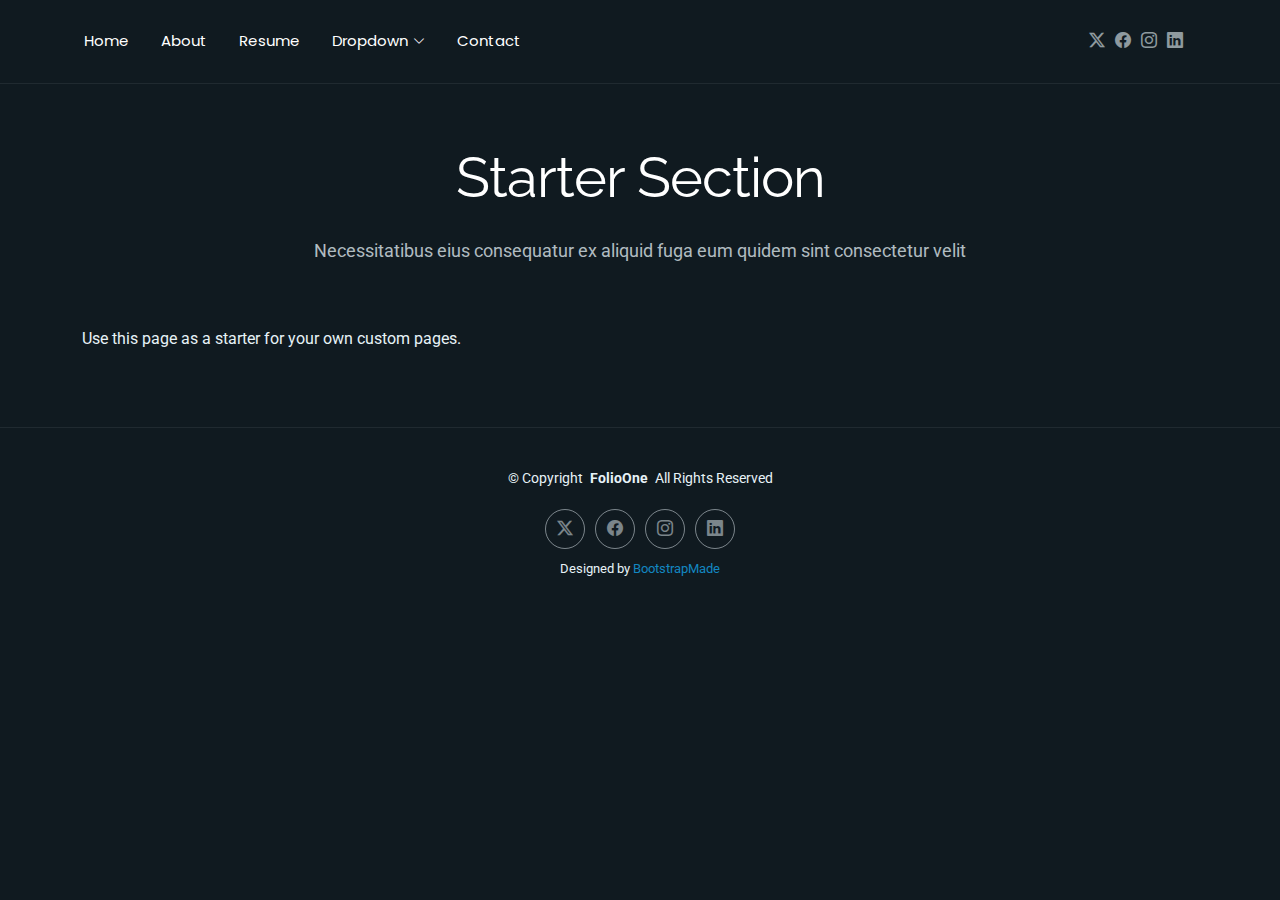
<file: starter-page.html>
<!DOCTYPE html>
<html lang="en">

<head>
  <meta charset="utf-8">
  <meta content="width=device-width, initial-scale=1.0" name="viewport">
  <title>Starter Page - FolioOne Bootstrap Template</title>
  <meta name="description" content="">
  <meta name="keywords" content="">

  

  <!-- Fonts -->
  <link href="https://fonts.googleapis.com" rel="preconnect">
  <link href="https://fonts.gstatic.com" rel="preconnect" crossorigin>
  <link href="https://fonts.googleapis.com/css2?family=Roboto:ital,wght@0,100;0,300;0,400;0,500;0,700;0,900;1,100;1,300;1,400;1,500;1,700;1,900&family=Poppins:ital,wght@0,100;0,200;0,300;0,400;0,500;0,600;0,700;0,800;0,900;1,100;1,200;1,300;1,400;1,500;1,600;1,700;1,800;1,900&family=Raleway:ital,wght@0,100;0,200;0,300;0,400;0,500;0,600;0,700;0,800;0,900;1,100;1,200;1,300;1,400;1,500;1,600;1,700;1,800;1,900&display=swap" rel="stylesheet">

  <!-- Vendor CSS Files -->
  <link href="assets/vendor/bootstrap/css/bootstrap.min.css" rel="stylesheet">
  <link href="assets/vendor/bootstrap-icons/bootstrap-icons.css" rel="stylesheet">
  <link href="assets/vendor/aos/aos.css" rel="stylesheet">
  <link href="assets/vendor/swiper/swiper-bundle.min.css" rel="stylesheet">
  <link href="assets/vendor/glightbox/css/glightbox.min.css" rel="stylesheet">

  <!-- Main CSS File -->
  <link href="assets/css/main.css" rel="stylesheet">

  <!-- =======================================================
  * Template Name: FolioOne
  * Template URL: https://bootstrapmade.com/folioone-bootstrap-portfolio-website-template/
  * Updated: Aug 23 2025 with Bootstrap v5.3.7
  * Author: BootstrapMade.com
  * License: https://bootstrapmade.com/license/
  ======================================================== -->
</head>

<body class="starter-page-page">

  <header id="header" class="header d-flex align-items-center light-background sticky-top">
    <div class="container position-relative d-flex align-items-center justify-content-between">

      <!-- <a href="index.html" class="logo d-flex align-items-center me-auto me-xl-0">
      <img src="assets/img/logo.webp" alt="">
      <h1 class="sitename">FolioOne</h1> 
    </a> -->

      <nav id="navmenu" class="navmenu">
        <ul>
          <li><a href="index.html">Home</a></li>
          <li><a href="about.html">About</a></li>
          <li><a href="resume.html">Resume</a></li>
          <!-- <li><a href="services.html">Services</a></li> -->
          <!-- <li><a href="portfolio.html">Portfolio</a></li> -->
          <li class="dropdown"><a href="#"><span>Dropdown</span> <i class="bi bi-chevron-down toggle-dropdown"></i></a>
            <ul>
              <li><a href="#">Dropdown 1</a></li>
              <li class="dropdown"><a href="#"><span>Deep Dropdown</span> <i class="bi bi-chevron-down toggle-dropdown"></i></a>
                <ul>
                  <li><a href="#">Deep Dropdown 1</a></li>
                  <li><a href="#">Deep Dropdown 2</a></li>
                  <li><a href="#">Deep Dropdown 3</a></li>
                  <li><a href="#">Deep Dropdown 4</a></li>
                  <li><a href="#">Deep Dropdown 5</a></li>
                </ul>
              </li>
              <li><a href="#">Dropdown 2</a></li>
              <li><a href="#">Dropdown 3</a></li>
              <li><a href="#">Dropdown 4</a></li>
            </ul>
          </li>
          <li><a href="contact.html">Contact</a></li>
        </ul>
        <i class="mobile-nav-toggle d-xl-none bi bi-list"></i>
      </nav>

      <div class="header-social-links">
        <a href="#" class="twitter"><i class="bi bi-twitter-x"></i></a>
        <a href="#" class="facebook"><i class="bi bi-facebook"></i></a>
        <a href="#" class="instagram"><i class="bi bi-instagram"></i></a>
        <a href="#" class="linkedin"><i class="bi bi-linkedin"></i></a>
      </div>

    </div>
  </header>

  <main class="main">

    <!-- Starter Section Section -->
    <section id="starter-section" class="starter-section section">

      <!-- Section Title -->
      <div class="container section-title" data-aos="fade-up">
        <h2>Starter Section</h2>
        <p>Necessitatibus eius consequatur ex aliquid fuga eum quidem sint consectetur velit</p>
      </div><!-- End Section Title -->

      <div class="container" data-aos="fade-up">
        <p>Use this page as a starter for your own custom pages.</p>
      </div>

    </section><!-- /Starter Section Section -->

  </main>

  <footer id="footer" class="footer">

    <div class="container">
      <div class="copyright text-center ">
        <p>© <span>Copyright</span> <strong class="px-1 sitename">FolioOne</strong> <span>All Rights Reserved<br></span></p>
      </div>
      <div class="social-links d-flex justify-content-center">
        <a href=""><i class="bi bi-twitter-x"></i></a>
        <a href=""><i class="bi bi-facebook"></i></a>
        <a href=""><i class="bi bi-instagram"></i></a>
        <a href=""><i class="bi bi-linkedin"></i></a>
      </div>
      <div class="credits">
        <!-- All the links in the footer should remain intact. -->
        <!-- You can delete the links only if you've purchased the pro version. -->
        <!-- Licensing information: https://bootstrapmade.com/license/ -->
        <!-- Purchase the pro version with working PHP/AJAX contact form: [buy-url] -->
        Designed by <a href="https://bootstrapmade.com/">BootstrapMade</a>
      </div>
    </div>

  </footer>

  <!-- Scroll Top -->
  <a href="#" id="scroll-top" class="scroll-top d-flex align-items-center justify-content-center"><i class="bi bi-arrow-up-short"></i></a>

  <!-- Preloader -->
  <div id="preloader"></div>

  <!-- Vendor JS Files -->
  <script src="assets/vendor/bootstrap/js/bootstrap.bundle.min.js"></script>
  <script src="assets/vendor/php-email-form/validate.js"></script>
  <script src="assets/vendor/aos/aos.js"></script>
  <script src="assets/vendor/typed.js/typed.umd.js"></script>
  <script src="assets/vendor/waypoints/noframework.waypoints.js"></script>
  <script src="assets/vendor/purecounter/purecounter_vanilla.js"></script>
  <script src="assets/vendor/swiper/swiper-bundle.min.js"></script>
  <script src="assets/vendor/imagesloaded/imagesloaded.pkgd.min.js"></script>
  <script src="assets/vendor/isotope-layout/isotope.pkgd.min.js"></script>
  <script src="assets/vendor/glightbox/js/glightbox.min.js"></script>

  <!-- Main JS File -->
  <script src="assets/js/main.js"></script>

</body>

</html>
</file>
<file: assets/css/main.css>
/**
* Template Name: FolioOne
* Template URL: https://bootstrapmade.com/folioone-bootstrap-portfolio-website-template/
* Updated: Aug 23 2025 with Bootstrap v5.3.7
* Author: BootstrapMade.com
* License: https://bootstrapmade.com/license/
*/

/*--------------------------------------------------------------
# Font & Color Variables
# Help: https://bootstrapmade.com/color-system/
--------------------------------------------------------------*/
/* Fonts */
:root {
    --default-font: "Roboto", system-ui, -apple-system, "Segoe UI", Roboto, "Helvetica Neue", Arial, "Noto Sans", "Liberation Sans", sans-serif, "Apple Color Emoji", "Segoe UI Emoji", "Segoe UI Symbol", "Noto Color Emoji";
    --heading-font: "Raleway", sans-serif;
    --nav-font: "Poppins", sans-serif;
}

/* Global Colors - The following color variables are used throughout the website. Updating them here will change the color scheme of the entire website */
:root {
    --background-color: #101a20;
    /* Background color for the entire website, including individual sections */
    --default-color: #e7f2f7;
    /* Default color used for the majority of the text content across the entire website */
    --heading-color: #ffffff;
    /* Color for headings, subheadings and title throughout the website */
    --accent-color: #1387c1;
    /* Accent color that represents your brand on the website. It's used for buttons, links, and other elements that need to stand out */
    --surface-color: #141f26;
    /* The surface color is used as a background of boxed elements within sections, such as cards, icon boxes, or other elements that require a visual separation from the global background. */
    --contrast-color: #ffffff;
    /* Contrast color for text, ensuring readability against backgrounds of accent, heading, or default colors. */
}

/* Nav Menu Colors - The following color variables are used specifically for the navigation menu. They are separate from the global colors to allow for more customization options */
:root {
    --nav-color: #ffffff;
    /* The default color of the main navmenu links */
    --nav-hover-color: #1387c1;
    /* Applied to main navmenu links when they are hovered over or active */
    --nav-mobile-background-color: #213642;
    /* Used as the background color for mobile navigation menu */
    --nav-dropdown-background-color: #051117;
    /* Used as the background color for dropdown items that appear when hovering over primary navigation items */
    --nav-dropdown-color: #e7f2f7;
    /* Used for navigation links of the dropdown items in the navigation menu. */
    --nav-dropdown-hover-color: #1387c1;
    /* Similar to --nav-hover-color, this color is applied to dropdown navigation links when they are hovered over. */
}

/* Color Presets - These classes override global colors when applied to any section or element, providing reuse of the sam color scheme. */

.light-background {
    --background-color: #142027;
    --surface-color: #325264;
}

.dark-background {
    --background-color: #0b1419;
    --default-color: #ffffff;
    --heading-color: #ffffff;
    --surface-color: #252525;
    --contrast-color: #ffffff;
}

/* Smooth scroll */
:root {
    scroll-behavior: smooth;
}

/*--------------------------------------------------------------
# General Styling & Shared Classes
--------------------------------------------------------------*/
body {
    color: var(--default-color);
    background-color: var(--background-color);
    font-family: var(--default-font);
}

a {
    color: var(--accent-color);
    text-decoration: none;
    transition: 0.3s;
}

a:hover {
    color: color-mix(in srgb, var(--accent-color), transparent 25%);
    text-decoration: none;
}

h1,
h2,
h3,
h4,
h5,
h6 {
    color: var(--heading-color);
    font-family: var(--heading-font);
}

/* PHP Email Form Messages
------------------------------*/
.php-email-form .error-message {
    display: none;
    background: #df1529;
    color: #ffffff;
    text-align: left;
    padding: 15px;
    margin-bottom: 24px;
    font-weight: 600;
}

.php-email-form .sent-message {
    display: none;
    color: #ffffff;
    background: #059652;
    text-align: center;
    padding: 15px;
    margin-bottom: 24px;
    font-weight: 600;
}

.php-email-form .loading {
    display: none;
    background: var(--surface-color);
    text-align: center;
    padding: 15px;
    margin-bottom: 24px;
}

.php-email-form .loading:before {
    content: "";
    display: inline-block;
    border-radius: 50%;
    width: 24px;
    height: 24px;
    margin: 0 10px -6px 0;
    border: 3px solid var(--accent-color);
    border-top-color: var(--surface-color);
    animation: php-email-form-loading 1s linear infinite;
}

@keyframes php-email-form-loading {
    0% {
        transform: rotate(0deg);
    }

    100% {
        transform: rotate(360deg);
    }
}

/*--------------------------------------------------------------
# Global Header
--------------------------------------------------------------*/
.header {
    --background-color: rgba(255, 255, 255, 0);
    color: var(--default-color);
    background-color: var(--background-color);
    padding: 15px 0;
    transition: all 0.5s;
    z-index: 997;
    border-bottom: 1px solid color-mix(in srgb, var(--default-color), transparent 92%);
}

.header .logo {
    line-height: 1;
}

.header .logo img {
    max-height: 36px;
    margin-right: 8px;
}

.header .logo h1 {
    font-size: 32px;
    margin: 0;
    font-weight: 400;
    color: var(--heading-color);
}

.header .header-social-links {
    padding-right: 15px;
}

.header .header-social-links a {
    color: color-mix(in srgb, var(--default-color), transparent 40%);
    padding-left: 6px;
    display: inline-block;
    transition: 0.3s;
    font-size: 16px;
}

.header .header-social-links a:hover {
    color: var(--default-color);
}

.header .header-social-links a i {
    line-height: 0px;
}

@media (max-width: 1200px) {
    .header .logo {
        order: 1;
    }

    .header .header-social-links {
        order: 2;
    }

    .header .navmenu {
        order: 3;
    }
}

/* Global Header on Scroll
------------------------------*/
.scrolled .header {
    --background-color: rgba(16, 26, 32, 0.9);
}

/*--------------------------------------------------------------
# Navigation Menu
--------------------------------------------------------------*/
/* Desktop Navigation */
@media (min-width: 1200px) {
    .navmenu {
        padding: 0;
    }

    .navmenu ul {
        margin: 0;
        padding: 0;
        display: flex;
        list-style: none;
        align-items: center;
    }

    .navmenu li {
        position: relative;
    }

    .navmenu>ul>li {
        white-space: nowrap;
        padding: 15px 28px 15px 0;
    }

    .navmenu>ul>li:last-child {
        padding-right: 0;
    }

    .navmenu a,
    .navmenu a:focus {
        color: var(--nav-color);
        font-size: 15px;
        padding: 0 2px;
        font-family: var(--nav-font);
        font-weight: 400;
        display: flex;
        align-items: center;
        justify-content: space-between;
        white-space: nowrap;
        transition: 0.3s;
        position: relative;
    }

    .navmenu a i,
    .navmenu a:focus i {
        font-size: 12px;
        line-height: 0;
        margin-left: 5px;
        transition: 0.3s;
    }

    .navmenu>ul>li>a:before {
        content: "";
        position: absolute;
        height: 2px;
        bottom: -6px;
        left: 0;
        background-color: var(--nav-hover-color);
        visibility: hidden;
        width: 0px;
        transition: all 0.3s ease-in-out 0s;
    }

    .navmenu a:hover:before,
    .navmenu li:hover>a:before,
    .navmenu .active:before {
        visibility: visible;
        width: 25px;
    }

    .navmenu li:hover>a,
    .navmenu .active,
    .navmenu .active:focus {
        color: var(--nav-hover-color);
    }

    .navmenu .dropdown ul {
        margin: 0;
        padding: 10px 0;
        background: var(--nav-dropdown-background-color);
        display: block;
        position: absolute;
        visibility: hidden;
        left: -5px;
        top: 130%;
        opacity: 0;
        transition: 0.3s;
        border-radius: 4px;
        z-index: 99;
        box-shadow: 0px 0px 30px rgba(0, 0, 0, 0.1);
    }

    .navmenu .dropdown ul li {
        min-width: 200px;
    }

    .navmenu .dropdown ul a {
        padding: 10px 20px;
        font-size: 15px;
        text-transform: none;
        color: var(--nav-dropdown-color);
    }

    .navmenu .dropdown ul a i {
        font-size: 12px;
    }

    .navmenu .dropdown ul a:hover,
    .navmenu .dropdown ul .active:hover,
    .navmenu .dropdown ul li:hover>a {
        color: var(--nav-dropdown-hover-color);
    }

    .navmenu .dropdown:hover>ul {
        opacity: 1;
        top: 100%;
        visibility: visible;
    }

    .navmenu .dropdown .dropdown ul {
        top: 0;
        left: -90%;
        visibility: hidden;
    }

    .navmenu .dropdown .dropdown:hover>ul {
        opacity: 1;
        top: 0;
        left: -100%;
        visibility: visible;
    }
}

/* Mobile Navigation */
@media (max-width: 1199px) {
    .mobile-nav-toggle {
        color: var(--nav-color);
        font-size: 28px;
        line-height: 0;
        margin-right: 10px;
        cursor: pointer;
        transition: color 0.3s;
    }

    .navmenu {
        padding: 0;
        z-index: 9997;
    }

    .navmenu ul {
        display: none;
        list-style: none;
        position: absolute;
        inset: 60px 20px 20px 20px;
        padding: 10px 0;
        margin: 0;
        border-radius: 6px;
        background-color: var(--nav-mobile-background-color);
        border: 1px solid color-mix(in srgb, var(--default-color), transparent 90%);
        box-shadow: none;
        overflow-y: auto;
        transition: 0.3s;
        z-index: 9998;
    }

    .navmenu a,
    .navmenu a:focus {
        color: var(--nav-dropdown-color);
        padding: 10px 20px;
        font-family: var(--nav-font);
        font-size: 17px;
        font-weight: 500;
        display: flex;
        align-items: center;
        justify-content: space-between;
        white-space: nowrap;
        transition: 0.3s;
    }

    .navmenu a i,
    .navmenu a:focus i {
        font-size: 12px;
        line-height: 0;
        margin-left: 5px;
        width: 30px;
        height: 30px;
        display: flex;
        align-items: center;
        justify-content: center;
        border-radius: 50%;
        transition: 0.3s;
        background-color: color-mix(in srgb, var(--accent-color), transparent 90%);
    }

    .navmenu a i:hover,
    .navmenu a:focus i:hover {
        background-color: var(--accent-color);
        color: var(--contrast-color);
    }

    .navmenu a:hover,
    .navmenu .active,
    .navmenu .active:focus {
        color: var(--nav-dropdown-hover-color);
    }

    .navmenu .active i,
    .navmenu .active:focus i {
        background-color: var(--accent-color);
        color: var(--contrast-color);
        transform: rotate(180deg);
    }

    .navmenu .dropdown ul {
        position: static;
        display: none;
        z-index: 99;
        padding: 10px 0;
        margin: 10px 20px;
        background-color: var(--nav-dropdown-background-color);
        transition: all 0.5s ease-in-out;
    }

    .navmenu .dropdown ul ul {
        background-color: rgba(33, 37, 41, 0.1);
    }

    .navmenu .dropdown>.dropdown-active {
        display: block;
        background-color: rgba(33, 37, 41, 0.03);
    }

    .mobile-nav-active {
        overflow: hidden;
    }

    .mobile-nav-active .mobile-nav-toggle {
        color: #fff;
        position: absolute;
        font-size: 32px;
        top: 15px;
        right: 15px;
        margin-right: 0;
        z-index: 9999;
    }

    .mobile-nav-active .navmenu {
        position: fixed;
        overflow: hidden;
        inset: 0;
        background: rgba(33, 37, 41, 0.8);
        transition: 0.3s;
    }

    .mobile-nav-active .navmenu>ul {
        display: block;
    }
}

/*--------------------------------------------------------------
# Global Footer
--------------------------------------------------------------*/
.footer {
    color: var(--default-color);
    background-color: var(--background-color);
    font-size: 14px;
    padding: 40px 0;
    position: relative;
    border-top: 1px solid color-mix(in srgb, var(--default-color), transparent 92%);
}

.footer .copyright p {
    margin-bottom: 0;
}

.footer .social-links {
    margin-top: 20px;
}

.footer .social-links a {
    display: flex;
    align-items: center;
    justify-content: center;
    width: 40px;
    height: 40px;
    border-radius: 50%;
    border: 1px solid color-mix(in srgb, var(--default-color), transparent 50%);
    font-size: 16px;
    color: color-mix(in srgb, var(--default-color), transparent 50%);
    margin: 0 5px;
    transition: 0.3s;
}

.footer .social-links a:hover {
    color: var(--accent-color);
    border-color: var(--accent-color);
}

.footer .credits {
    margin-top: 10px;
    font-size: 13px;
    text-align: center;
}

/*--------------------------------------------------------------
# Preloader
--------------------------------------------------------------*/
#preloader {
    position: fixed;
    inset: 0;
    z-index: 9999;
    overflow: hidden;
    background-color: var(--background-color);
    transition: all 0.6s ease-out;
    width: 100%;
    height: 100vh;
}

#preloader:before,
#preloader:after {
    content: "";
    position: absolute;
    border: 4px solid var(--accent-color);
    border-radius: 50%;
    animation: animate-preloader 2s cubic-bezier(0, 0.2, 0.8, 1) infinite;
}

#preloader:after {
    animation-delay: -0.5s;
}

@keyframes animate-preloader {
    0% {
        width: 10px;
        height: 10px;
        top: calc(50% - 5px);
        left: calc(50% - 5px);
        opacity: 1;
    }

    100% {
        width: 72px;
        height: 72px;
        top: calc(50% - 36px);
        left: calc(50% - 36px);
        opacity: 0;
    }
}

/*--------------------------------------------------------------
# Scroll Top Button
--------------------------------------------------------------*/
.scroll-top {
    position: fixed;
    visibility: hidden;
    opacity: 0;
    right: 15px;
    bottom: -15px;
    z-index: 99999;
    background-color: var(--accent-color);
    width: 44px;
    height: 44px;
    border-radius: 50px;
    transition: all 0.4s;
}

.scroll-top i {
    font-size: 24px;
    color: var(--contrast-color);
    line-height: 0;
}

.scroll-top:hover {
    background-color: color-mix(in srgb, var(--accent-color), transparent 20%);
    color: var(--contrast-color);
}

.scroll-top.active {
    visibility: visible;
    opacity: 1;
    bottom: 15px;
}

/*--------------------------------------------------------------
# Disable aos animation delay on mobile devices
--------------------------------------------------------------*/
@media screen and (max-width: 768px) {
    [data-aos-delay] {
        transition-delay: 0 !important;
    }
}

/*--------------------------------------------------------------
# Global Page Titles & Breadcrumbs
--------------------------------------------------------------*/
.page-title {
    color: var(--default-color);
    background-color: var(--background-color);
    position: relative;
}

.page-title .heading {
    padding: 80px 0;
    border-top: 1px solid color-mix(in srgb, var(--default-color), transparent 90%);
}

.page-title .heading h1 {
    font-size: 38px;
    font-weight: 700;
}

.page-title nav {
    background-color: color-mix(in srgb, var(--default-color), transparent 96%);
    padding: 20px 0;
}

.page-title nav ol {
    display: flex;
    flex-wrap: wrap;
    list-style: none;
    padding: 0;
    margin: 0;
    font-size: 16px;
    font-weight: 400;
}

.page-title nav ol li+li {
    padding-left: 10px;
}

.page-title nav ol li+li::before {
    content: "/";
    display: inline-block;
    padding-right: 10px;
    color: color-mix(in srgb, var(--default-color), transparent 70%);
}

/*--------------------------------------------------------------
# Global Sections
--------------------------------------------------------------*/
section,
.section {
    color: var(--default-color);
    background-color: var(--background-color);
    padding: 60px 0;
    scroll-margin-top: 100px;
    overflow: clip;
}

@media (max-width: 1199px) {

    section,
    .section {
        scroll-margin-top: 66px;
    }
}

/*--------------------------------------------------------------
# Global Section Titles
--------------------------------------------------------------*/
.section-title {
    text-align: center;
    padding-bottom: 60px;
    position: relative;
}

.section-title h2 {
    font-size: 3.5rem;
    font-weight: 400;
    line-height: 1.2;
    color: var(--heading-color);
    margin-bottom: 1.5rem;
    letter-spacing: -1px;
}

@media (max-width: 768px) {
    .section-title h2 {
        font-size: 2.5rem;
    }
}

.section-title p {
    font-size: 1.125rem;
    line-height: 1.8;
    color: color-mix(in srgb, var(--default-color), transparent 25%);
    max-width: 900px;
    margin: 0 auto;
    text-wrap: balance;
}

/*--------------------------------------------------------------
# Hero Section
--------------------------------------------------------------*/
.hero {
    padding: 80px 0;
    min-height: 100vh;
    display: flex;
    align-items: center;
}

.hero .hero-content h1 {
    font-size: 3.5rem;
    font-weight: 700;
    margin-bottom: 1rem;
    line-height: 1.2;
}

.hero .hero-content h1 .highlight {
    color: var(--accent-color);
    position: relative;
}

.hero .hero-content h1 .highlight::after {
    content: "";
    position: absolute;
    bottom: 0;
    left: 0;
    width: 100%;
    height: 3px;
    background: linear-gradient(90deg, var(--accent-color), color-mix(in srgb, var(--accent-color), transparent 50%));
    border-radius: 2px;
}

@media (max-width: 768px) {
    .hero .hero-content h1 {
        font-size: 2.5rem;
    }
}

.hero .hero-content h2 {
    font-size: 1.5rem;
    font-weight: 400;
    margin-bottom: 2rem;
    color: color-mix(in srgb, var(--default-color), transparent 20%);
}

.hero .hero-content h2 .typed {
    color: var(--accent-color);
    font-weight: 600;
}

@media (max-width: 768px) {
    .hero .hero-content h2 {
        font-size: 1.25rem;
    }
}

.hero .hero-content p {
    font-size: 1.1rem;
    line-height: 1.6;
    margin-bottom: 2.5rem;
    color: color-mix(in srgb, var(--default-color), transparent 30%);
}

.hero .hero-actions {
    display: flex;
    gap: 1rem;
    margin-bottom: 3rem;
}

.hero .hero-actions .btn {
    padding: 12px 30px;
    border-radius: 50px;
    font-weight: 600;
    text-decoration: none;
    transition: all 0.3s ease;
    border: 2px solid;
}

.hero .hero-actions .btn.btn-primary {
    background: var(--accent-color);
    color: var(--contrast-color);
    border-color: var(--accent-color);
}

.hero .hero-actions .btn.btn-primary:hover {
    background: color-mix(in srgb, var(--accent-color), black 15%);
    border-color: color-mix(in srgb, var(--accent-color), black 15%);
    transform: translateY(-2px);
}

.hero .hero-actions .btn.btn-outline {
    background: transparent;
    color: var(--accent-color);
    border-color: var(--accent-color);
}

.hero .hero-actions .btn.btn-outline:hover {
    transform: translateY(-2px);
}

@media (max-width: 576px) {
    .hero .hero-actions {
        flex-direction: column;
    }

    .hero .hero-actions .btn {
        text-align: center;
    }
}

.hero .social-links {
    display: flex;
    gap: 1rem;
}

.hero .social-links a {
    width: 45px;
    height: 45px;
    background: var(--surface-color);
    border-radius: 50%;
    display: flex;
    align-items: center;
    justify-content: center;
    color: var(--default-color);
    font-size: 1.2rem;
    transition: all 0.3s ease;
}

.hero .social-links a:hover {
    background: var(--accent-color);
    color: var(--contrast-color);
    transform: translateY(-3px);
    box-shadow: 0 8px 25px color-mix(in srgb, var(--accent-color), transparent 70%);
}

.hero .hero-image {
    position: relative;
}

.hero .hero-image .image-wrapper {
    position: relative;
    max-width: 450px;
    margin: 0 auto;
}

.hero .hero-image .image-wrapper img {
    border-radius: 20px;
    box-shadow: 0 5px 15px color-mix(in srgb, var(--default-color), transparent 95%);
    transition: transform 0.3s ease;
}

.hero .hero-image .image-wrapper img:hover {
    transform: scale(1.02);
}

.hero .hero-image .floating-elements {
    position: absolute;
    top: 0;
    left: 0;
    right: 0;
    bottom: 0;
    pointer-events: none;
}

.hero .hero-image .floating-elements .floating-card {
    position: absolute;
    background: var(--surface-color);
    padding: 15px 20px;
    border-radius: 15px;
    box-shadow: 0 10px 30px color-mix(in srgb, var(--default-color), transparent 90%);
    display: flex;
    align-items: center;
    gap: 10px;
    font-weight: 600;
    animation: float 3s ease-in-out infinite;
}

.hero .hero-image .floating-elements .floating-card i {
    font-size: 1.5rem;
    color: var(--accent-color);
}

.hero .hero-image .floating-elements .floating-card.design {
    top: 10%;
    right: -10%;
    animation-delay: 0s;
}

.hero .hero-image .floating-elements .floating-card.code {
    bottom: 30%;
    left: -15%;
    animation-delay: 1s;
}

.hero .hero-image .floating-elements .floating-card.creativity {
    top: 60%;
    right: -5%;
    animation-delay: 2s;
}

@media (max-width: 992px) {
    .hero .hero-image .floating-elements .floating-card {
        display: none;
    }
}

@keyframes float {

    0%,
    100% {
        transform: translateY(0px);
    }

    50% {
        transform: translateY(-10px);
    }
}

@media (max-width: 992px) {
    .hero .hero-content {
        text-align: center;
        margin-bottom: 3rem;
    }
}

/*--------------------------------------------------------------
# About Section
--------------------------------------------------------------*/
.about .intro-content .eyebrow {
    display: inline-block;
    letter-spacing: 0.12em;
    text-transform: uppercase;
    font-size: 12px;
    color: color-mix(in srgb, var(--default-color), transparent 40%);
    margin-bottom: 16px;
}

.about .intro-content .headline {
    font-family: var(--heading-font);
    font-weight: 300;
    line-height: 1.2;
    font-size: clamp(28px, 4vw, 44px);
    margin: 0 0 24px 0;
}

.about .intro-content .lead {
    font-size: 18px;
    line-height: 1.8;
    color: color-mix(in srgb, var(--default-color), transparent 10%);
    margin-bottom: 24px;
}

.about .intro-content p {
    line-height: 1.8;
    margin-bottom: 24px;
    color: color-mix(in srgb, var(--default-color), transparent 5%);
}

.about .intro-content .cta-group {
    display: flex;
    gap: 24px;
    align-items: center;
    margin-top: 24px;
}

.about .intro-content .cta-group .btn-ghost {
    display: inline-flex;
    align-items: center;
    gap: 8px;
    padding: 12px 18px;
    border-radius: 6px;
    color: var(--accent-color);
    background: color-mix(in srgb, var(--accent-color), transparent 92%);
    border: 1px solid color-mix(in srgb, var(--accent-color), transparent 70%);
    transition: 0.3s ease-in-out;
}

.about .intro-content .cta-group .btn-ghost:hover,
.about .intro-content .cta-group .btn-ghost:focus {
    color: var(--contrast-color);
    background: var(--accent-color);
    border-color: var(--accent-color);
    outline: none;
    box-shadow: 0 0 0 3px color-mix(in srgb, var(--accent-color), transparent 70%);
}

.about .intro-content .cta-group .link-underline {
    display: inline-flex;
    align-items: center;
    gap: 8px;
    position: relative;
    color: var(--accent-color);
    padding-bottom: 4px;
    transition: 0.3s ease-in-out;
}

.about .intro-content .cta-group .link-underline::after {
    content: "";
    position: absolute;
    left: 0;
    right: 0;
    bottom: 0;
    height: 1px;
    background: color-mix(in srgb, var(--accent-color), transparent 40%);
    transform: scaleX(0.4);
    transform-origin: left;
    transition: 0.3s ease-in-out;
}

.about .intro-content .cta-group .link-underline:hover,
.about .intro-content .cta-group .link-underline:focus {
    color: color-mix(in srgb, var(--accent-color), transparent 10%);
    outline: none;
}

.about .intro-content .cta-group .link-underline:hover::after,
.about .intro-content .cta-group .link-underline:focus::after {
    transform: scaleX(1);
}

.about .profile-figure {
    margin: 0;
}

.about .profile-figure .profile-photo {
    width: 88%;
    max-width: 440px;
    border-radius: 18px;
    box-shadow: 0 10px 30px color-mix(in srgb, var(--default-color), transparent 92%);
    transform: translateY(0);
    transition: transform 0.3s ease-in-out;
}

.about .profile-figure .profile-caption {
    margin-top: 24px;
    display: flex;
    align-items: center;
    justify-content: center;
}

.about .profile-figure .profile-caption .meta {
    font-size: 14px;
    color: color-mix(in srgb, var(--default-color), transparent 20%);
}

.about .profile-figure .profile-caption .meta .funfact {
    font-size: 13px;
    margin-top: 4px;
    color: color-mix(in srgb, var(--default-color), transparent 35%);
}

.about .profile-figure:hover .profile-photo {
    transform: translateY(-4px);
}

.about .skill-item {
    padding: 24px;
    border-radius: 6px;
    transition: 0.3s ease-in-out;
    background: color-mix(in srgb, var(--surface-color), var(--accent-color) 2%);
    border: 1px solid color-mix(in srgb, var(--default-color), transparent 88%);
    height: 100%;
}

.about .skill-item i {
    font-size: 24px;
    color: var(--accent-color);
    margin-bottom: 16px;
    display: inline-block;
}

.about .skill-item h3 {
    font-size: 16px;
    margin-bottom: 6px;
    font-weight: 500;
}

.about .skill-item p {
    margin: 0;
    font-size: 14px;
    color: color-mix(in srgb, var(--default-color), transparent 25%);
}

.about .skill-item:hover {
    transform: translateY(-3px);
    border-color: color-mix(in srgb, var(--accent-color), transparent 60%);
    box-shadow: 0 10px 30px color-mix(in srgb, var(--default-color), transparent 92%);
}

.about .timeline-item {
    position: relative;
    padding-left: 26px;
}

.about .timeline-item time {
    display: inline-block;
    font-size: 12px;
    letter-spacing: 0.08em;
    text-transform: uppercase;
    color: color-mix(in srgb, var(--default-color), transparent 45%);
    margin-bottom: 6px;
}

.about .timeline-item h4 {
    font-size: 18px;
    font-weight: 400;
    margin: 0 0 6px;
}

.about .timeline-item p {
    font-size: 14px;
    color: color-mix(in srgb, var(--default-color), transparent 25%);
    margin: 0;
}

.about .timeline-item .dot {
    position: absolute;
    left: 0;
    top: 4px;
    width: 10px;
    height: 10px;
    border-radius: 50%;
    background: var(--accent-color);
    box-shadow: 0 0 0 6px color-mix(in srgb, var(--accent-color), transparent 80%);
}

.about .personal-quote {
    padding: 24px 0;
}

.about .personal-quote p {
    font-family: var(--heading-font);
    font-weight: 300;
    font-size: clamp(20px, 3vw, 28px);
    line-height: 1.5;
    color: color-mix(in srgb, var(--default-color), transparent 5%);
    margin: 0 auto;
    max-width: 800px;
}

.about .fact-pill {
    display: flex;
    align-items: center;
    justify-content: center;
    gap: 10px;
    padding: 10px 14px;
    border-radius: 999px;
    border: 1px solid color-mix(in srgb, var(--default-color), transparent 85%);
    background: var(--surface-color);
    color: color-mix(in srgb, var(--default-color), transparent 10%);
    transition: 0.3s ease-in-out;
}

.about .fact-pill i {
    color: var(--accent-color);
}

.about .fact-pill span {
    font-size: 14px;
}

.about .fact-pill:hover {
    transform: translateY(-2px);
    border-color: color-mix(in srgb, var(--accent-color), transparent 60%);
    box-shadow: 0 10px 30px color-mix(in srgb, var(--default-color), transparent 92%);
}

.about .fact-pill:focus-within {
    box-shadow: 0 0 0 3px color-mix(in srgb, var(--accent-color), transparent 70%);
}

@media (max-width: 992px) {
    .about .profile-figure {
        text-align: center !important;
    }

    .about .profile-figure .profile-photo {
        width: 72%;
    }

    .about .intro-content .cta-group {
        flex-wrap: wrap;
    }
}

@media (max-width: 576px) {
    .about .profile-figure .profile-photo {
        width: 100%;
    }
}

/*--------------------------------------------------------------
# Skills Section
--------------------------------------------------------------*/
.skills .skill-box {
    background-color: var(--surface-color);
    padding: 2rem;
    border-radius: 8px;
    box-shadow: 0 0 20px rgba(0, 0, 0, 0.05);
}

.skills .skill-box h3 {
    font-size: 1.2rem;
    margin-bottom: 1rem;
    font-weight: 600;
}

.skills .skill-box p {
    font-size: 0.9rem;
    margin-bottom: 0.8rem;
    opacity: 0.6;
}

.skills .skill-box .progress {
    background-color: color-mix(in srgb, var(--accent-color), transparent 85%);
    border-radius: 50px;
    height: 8px;
    margin-top: 5px;
    overflow: hidden;
}

.skills .skill-box .progress .progress-bar {
    background-color: var(--accent-color);
    height: 100%;
    position: relative;
    border-radius: 50px;
    transition: 0.9s;
    width: 1px;
}

/*--------------------------------------------------------------
# Stats Section
--------------------------------------------------------------*/
.stats .avatars {
    position: relative;
}

.stats .avatars img {
    width: 60px;
    height: 60px;
    border: 3px solid var(--accent-color);
    margin-right: -15px;
    transition: transform 0.3s ease;
}

.stats .avatars img:hover {
    transform: translateY(-5px);
    z-index: 2;
}

.stats .counters h2 {
    color: var(--heading-color);
    font-size: 48px;
    font-weight: 700;
    margin-bottom: 10px;
}

.stats .counters h2 span {
    display: inline-block;
}

.stats .counters p {
    color: var(--default-color);
    font-size: 18px;
    margin: 0;
    opacity: 0.9;
}

@media (max-width: 991px) {
    .stats .row {
        text-align: center;
    }

    .stats .avatars {
        justify-content: center;
        margin-bottom: 40px;
    }

    .stats .counters h2 {
        font-size: 36px;
    }

    .stats .counters p {
        font-size: 16px;
    }

    .stats .counters .col-md-4 {
        margin-bottom: 30px;
    }

    .stats .counters .col-md-4:last-child {
        margin-bottom: 0;
    }
}

@media (max-width: 576px) {
    .stats {
        padding: 60px 0;
    }

    .stats .avatars {
        flex-wrap: wrap;
        justify-content: center;
    }

    .stats .avatars img {
        margin: 0 -8px;
    }
}

/*--------------------------------------------------------------
# Testimonials Section
--------------------------------------------------------------*/
.testimonials .testimonials-carousel,
.testimonials .testimonials-slider {
    overflow: hidden;
}

.testimonials .testimonial-item .testimonial-content {
    border-left: 3px solid var(--accent-color);
    padding-left: 30px;
}

.testimonials .testimonial-item .testimonial-img {
    border-radius: 50%;
    border: 4px solid var(--background-color);
    margin: 0 auto;
}

.testimonials .testimonial-item h3 {
    font-size: 20px;
    font-weight: bold;
    margin: 10px 0 5px 0;
}

.testimonials .testimonial-item h4 {
    font-size: 14px;
    color: color-mix(in srgb, var(--default-color), transparent 40%);
    margin: 0 0 10px 0;
}

.testimonials .testimonial-item .stars i {
    color: #ffc107;
    margin: 0 1px;
}

.testimonials .testimonial-item .quote-icon-left,
.testimonials .testimonial-item .quote-icon-right {
    color: color-mix(in srgb, var(--accent-color), transparent 50%);
    font-size: 26px;
    line-height: 0;
}

.testimonials .testimonial-item .quote-icon-left {
    display: inline-block;
    left: -5px;
    position: relative;
}

.testimonials .testimonial-item .quote-icon-right {
    display: inline-block;
    right: -5px;
    position: relative;
    top: 10px;
    transform: scale(-1, -1);
}

.testimonials .testimonial-item p {
    font-style: italic;
}

.testimonials .swiper-wrapper {
    height: auto;
}

.testimonials .swiper-pagination {
    margin-top: 30px;
    position: relative;
}

.testimonials .swiper-pagination .swiper-pagination-bullet {
    width: 12px;
    height: 12px;
    background-color: color-mix(in srgb, var(--default-color), transparent 85%);
    opacity: 1;
}

.testimonials .swiper-pagination .swiper-pagination-bullet-active {
    background-color: var(--accent-color);
}

/*--------------------------------------------------------------
# Resume Section
--------------------------------------------------------------*/
.resume .resume-item {
    margin-bottom: 3rem;
}

.resume .resume-item .resume-title {
    font-size: 1.75rem;
    font-weight: 700;
    margin-bottom: 1.5rem;
    padding-bottom: 1.5rem;
    position: relative;
    color: var(--heading-color);
}

.resume .resume-item .resume-title::after {
    content: "";
    position: absolute;
    display: block;
    width: 50px;
    height: 3px;
    background: var(--accent-color);
    bottom: 0;
    left: 0;
}

.resume .resume-item .resume-content {
    padding-left: 1.25rem;
    border-left: 2px solid color-mix(in srgb, var(--accent-color), transparent 85%);
}

.resume .resume-item article {
    position: relative;
    margin-bottom: 2.5rem;
}

.resume .resume-item article::before {
    content: "";
    position: absolute;
    width: 16px;
    height: 16px;
    border-radius: 50%;
    left: -1.8rem;
    top: 0.25rem;
    background: var(--background-color);
    border: 2px solid var(--accent-color);
}

.resume .resume-item article h4 {
    font-size: 1.25rem;
    font-weight: 600;
    margin-bottom: 0.5rem;
    color: var(--heading-color);
}

.resume .resume-item article h5 {
    font-size: 1rem;
    background: color-mix(in srgb, var(--accent-color), transparent 92%);
    padding: 0.375rem 0.75rem;
    display: inline-block;
    font-weight: 600;
    margin: 0.5rem 0;
    color: var(--accent-color);
    border-radius: 4px;
}

.resume .resume-item article .institution,
.resume .resume-item article .company {
    font-size: 1rem;
    margin-bottom: 1rem;
    color: color-mix(in srgb, var(--default-color), transparent 25%);
}

.resume .resume-item article p {
    margin-bottom: 1rem;
}

.resume .resume-item article ul {
    padding-left: 1.25rem;
    margin-bottom: 0;
}

.resume .resume-item article ul li {
    padding-bottom: 0.75rem;
    position: relative;
}

.resume .resume-item article ul li:last-child {
    padding-bottom: 0;
}

.resume .skill-item {
    margin-bottom: 2rem;
}

.resume .skill-item h4 {
    font-size: 1rem;
    font-weight: 600;
    margin-bottom: 0.75rem;
    color: var(--heading-color);
}

.resume .skill-item .progress {
    height: 0.75rem;
    background-color: color-mix(in srgb, var(--accent-color), transparent 92%);
    border-radius: 1rem;
    overflow: visible;
}

.resume .skill-item .progress .progress-bar {
    background-color: var(--accent-color);
    position: relative;
    border-radius: 1rem;
    width: 0;
    transition: width 1s ease;
}

.resume .skill-item .progress .progress-bar::after {
    content: attr(aria-valuenow) "%";
    position: absolute;
    right: 0;
    top: -1.75rem;
    font-size: 0.875rem;
    font-weight: 600;
    color: var(--accent-color);
}

@media (max-width: 991.98px) {
    .resume .resume-item {
        margin-bottom: 2rem;
    }
}

@media (max-width: 767.98px) {
    .resume .resume-content {
        padding-left: 1rem !important;
    }

    .resume article::before {
        left: -2rem !important;
    }
}

/*--------------------------------------------------------------
# Services Section
--------------------------------------------------------------*/
.services .service-item {
    display: flex;
    background-color: var(--surface-color);
    border-radius: 12px;
    padding: 2rem;
    height: 100%;
    position: relative;
    overflow: hidden;
    box-shadow: 0 5px 20px rgba(0, 0, 0, 0.03);
    transition: all 0.4s ease;
}

.services .service-item::before {
    content: "";
    position: absolute;
    left: 0;
    top: 0;
    height: 100%;
    width: 4px;
    background-color: var(--accent-color);
    transform: scaleY(0);
    transform-origin: bottom;
    transition: transform 0.4s cubic-bezier(0.65, 0, 0.35, 1);
}

.services .service-item:hover {
    box-shadow: 0 10px 30px rgba(0, 0, 0, 0.08);
    transform: translateY(-5px);
}

.services .service-item:hover::before {
    transform: scaleY(1);
}

.services .service-item:hover .service-icon {
    background-color: var(--accent-color);
    color: var(--contrast-color);
    transform: rotateY(180deg);
}

.services .service-item:hover .service-icon i {
    transform: rotateY(180deg);
}

.services .service-item:hover .service-link i {
    transform: translateX(5px);
}

.services .service-icon {
    flex-shrink: 0;
    width: 70px;
    height: 70px;
    border-radius: 12px;
    background-color: color-mix(in srgb, var(--accent-color), transparent 90%);
    color: var(--accent-color);
    display: flex;
    align-items: center;
    justify-content: center;
    margin-right: 1.5rem;
    transition: all 0.5s ease;
}

.services .service-icon i {
    font-size: 2rem;
    transition: transform 0.5s ease;
}

.services .service-content {
    flex-grow: 1;
}

.services .service-content h3 {
    font-size: 1.4rem;
    margin-bottom: 1rem;
    font-weight: 700;
    color: var(--heading-color);
}

.services .service-content p {
    margin-bottom: 1.25rem;
    color: color-mix(in srgb, var(--default-color), transparent 20%);
}

.services .service-link {
    display: inline-flex;
    align-items: center;
    color: var(--accent-color);
    font-weight: 600;
    text-decoration: none;
    transition: color 0.3s ease;
}

.services .service-link span {
    margin-right: 0.5rem;
}

.services .service-link i {
    transition: transform 0.3s ease;
}

.services .service-link:hover {
    color: color-mix(in srgb, var(--accent-color), transparent 25%);
}

@media (max-width: 767.98px) {
    .services .service-item {
        padding: 1.5rem;
        margin-bottom: 1rem;
    }

    .services .service-icon {
        width: 60px;
        height: 60px;
        margin-right: 1rem;
    }

    .services .service-icon i {
        font-size: 1.5rem;
    }

    .services .service-content h3 {
        font-size: 1.2rem;
        margin-bottom: 0.75rem;
    }

    .services .service-content p {
        margin-bottom: 1rem;
        font-size: 0.95rem;
    }
}

@media (max-width: 575.98px) {
    .services .service-item {
        flex-direction: column;
        text-align: center;
    }

    .services .service-item::before {
        width: 100%;
        height: 4px;
        transform: scaleX(0);
        transform-origin: left;
    }

    .services .service-item:hover::before {
        transform: scaleX(1);
    }

    .services .service-icon {
        margin-right: 0;
        margin-bottom: 1.25rem;
    }

    .services .service-link {
        justify-content: center;
    }
}

/*--------------------------------------------------------------
# Service Details Section
--------------------------------------------------------------*/
.service-details .service-hero {
    margin-bottom: 4rem;
}

.service-details .service-hero .service-meta {
    display: flex;
    align-items: center;
    gap: 1rem;
    margin-bottom: 1.5rem;
}

.service-details .service-hero .service-meta .service-category {
    background: color-mix(in srgb, var(--accent-color), transparent 85%);
    color: var(--accent-color);
    padding: 0.5rem 1rem;
    border-radius: 20px;
    font-size: 0.85rem;
    font-weight: 500;
    letter-spacing: 0.5px;
}

.service-details .service-hero .service-meta .reading-time {
    color: color-mix(in srgb, var(--default-color), transparent 50%);
    font-size: 0.9rem;
    font-weight: 300;
}

.service-details .service-hero h1 {
    font-size: 3.5rem;
    font-weight: 300;
    line-height: 1.2;
    margin-bottom: 1.5rem;
    color: var(--heading-color);
    letter-spacing: -0.02em;
}

.service-details .service-hero .service-description {
    font-size: 1.25rem;
    line-height: 1.7;
    color: color-mix(in srgb, var(--default-color), transparent 25%);
    font-weight: 300;
    margin: 0;
}

.service-details .service-visual {
    margin-bottom: 4rem;
    overflow: hidden;
    border-radius: 4px;
}

.service-details .service-visual img {
    width: 100%;
    height: 400px;
    object-fit: cover;
    transition: transform 0.5s ease;
}

.service-details .service-visual img:hover {
    transform: scale(1.02);
}

.service-details .service-narrative {
    margin-bottom: 5rem;
}

.service-details .service-narrative h3 {
    font-size: 2rem;
    font-weight: 300;
    margin-bottom: 2rem;
    color: var(--heading-color);
    letter-spacing: -0.01em;
}

.service-details .service-narrative p {
    font-size: 1.1rem;
    line-height: 1.8;
    margin-bottom: 2rem;
    color: var(--default-color);
    font-weight: 300;
}

.service-details .benefits-grid {
    display: grid;
    grid-template-columns: repeat(auto-fit, minmax(280px, 1fr));
    gap: 2.5rem;
    margin-top: 3rem;
}

.service-details .benefits-grid .benefit-card {
    text-align: center;
    padding: 0;
}

.service-details .benefits-grid .benefit-card .benefit-icon {
    width: 60px;
    height: 60px;
    background: color-mix(in srgb, var(--accent-color), transparent 90%);
    border-radius: 50%;
    display: flex;
    align-items: center;
    justify-content: center;
    margin: 0 auto 1.5rem;
    transition: all 0.3s ease;
}

.service-details .benefits-grid .benefit-card .benefit-icon i {
    font-size: 1.5rem;
    color: var(--accent-color);
}

.service-details .benefits-grid .benefit-card:hover .benefit-icon {
    background: var(--accent-color);
    transform: translateY(-2px);
}

.service-details .benefits-grid .benefit-card:hover .benefit-icon i {
    color: var(--contrast-color);
}

.service-details .benefits-grid .benefit-card h4 {
    font-size: 1.2rem;
    font-weight: 400;
    margin-bottom: 1rem;
    color: var(--heading-color);
}

.service-details .benefits-grid .benefit-card p {
    font-size: 1rem;
    line-height: 1.6;
    color: color-mix(in srgb, var(--default-color), transparent 30%);
    margin: 0;
}

.service-details .timeline-section {
    margin-bottom: 4rem;
}

.service-details .timeline-section h3 {
    font-size: 2rem;
    font-weight: 300;
    margin-bottom: 3rem;
    color: var(--heading-color);
    letter-spacing: -0.01em;
}

.service-details .timeline-section .timeline {
    position: relative;
}

.service-details .timeline-section .timeline::before {
    content: "";
    position: absolute;
    left: 30px;
    top: 0;
    bottom: 0;
    width: 1px;
    background: color-mix(in srgb, var(--default-color), transparent 85%);
}

.service-details .timeline-section .timeline .timeline-item {
    position: relative;
    padding-left: 80px;
    margin-bottom: 3rem;
}

.service-details .timeline-section .timeline .timeline-item:last-child {
    margin-bottom: 0;
}

.service-details .timeline-section .timeline .timeline-item .timeline-marker {
    position: absolute;
    left: 0;
    top: 0;
    width: 60px;
    height: 60px;
    background: var(--surface-color);
    border: 2px solid color-mix(in srgb, var(--accent-color), transparent 70%);
    border-radius: 50%;
    display: flex;
    align-items: center;
    justify-content: center;
    z-index: 1;
}

.service-details .timeline-section .timeline .timeline-item .timeline-marker span {
    font-size: 1.2rem;
    font-weight: 500;
    color: var(--accent-color);
}

.service-details .timeline-section .timeline .timeline-item .timeline-content h4 {
    font-size: 1.3rem;
    font-weight: 400;
    margin-bottom: 0.75rem;
    color: var(--heading-color);
}

.service-details .timeline-section .timeline .timeline-item .timeline-content p {
    font-size: 1rem;
    line-height: 1.6;
    margin-bottom: 0.5rem;
    color: var(--default-color);
}

.service-details .timeline-section .timeline .timeline-item .timeline-content small {
    color: color-mix(in srgb, var(--default-color), transparent 40%);
    font-size: 0.9rem;
    font-weight: 500;
}

.service-details .service-sidebar {
    padding-left: 2rem;
}

@media (max-width: 992px) {
    .service-details .service-sidebar {
        padding-left: 0;
        margin-top: 4rem;
    }
}

.service-details .overview-card,
.service-details .success-story,
.service-details .consultation-form {
    background: var(--surface-color);
    border-radius: 8px;
    padding: 2.5rem;
    margin-bottom: 2.5rem;
    border: 1px solid color-mix(in srgb, var(--default-color), transparent 93%);
    transition: all 0.3s ease;
}

.service-details .overview-card:hover,
.service-details .success-story:hover,
.service-details .consultation-form:hover {
    border-color: color-mix(in srgb, var(--accent-color), transparent 80%);
}

.service-details .overview-card .overview-header h4 {
    font-size: 1.4rem;
    font-weight: 400;
    margin-bottom: 2rem;
    color: var(--heading-color);
}

.service-details .overview-card .overview-stats {
    display: grid;
    grid-template-columns: repeat(3, 1fr);
    gap: 1.5rem;
    margin-bottom: 2rem;
}

.service-details .overview-card .overview-stats .stat-item {
    text-align: center;
}

.service-details .overview-card .overview-stats .stat-item .stat-number {
    font-size: 2rem;
    font-weight: 300;
    color: var(--accent-color);
    line-height: 1;
    margin-bottom: 0.5rem;
}

.service-details .overview-card .overview-stats .stat-item .stat-label {
    font-size: 0.85rem;
    color: color-mix(in srgb, var(--default-color), transparent 40%);
    font-weight: 500;
    text-transform: uppercase;
    letter-spacing: 0.5px;
}

.service-details .overview-card .overview-details {
    border-top: 1px solid color-mix(in srgb, var(--default-color), transparent 90%);
    padding-top: 1.5rem;
}

.service-details .overview-card .overview-details .detail-row {
    display: flex;
    justify-content: space-between;
    align-items: center;
    margin-bottom: 1rem;
}

.service-details .overview-card .overview-details .detail-row:last-child {
    margin-bottom: 0;
}

.service-details .overview-card .overview-details .detail-row .detail-label {
    font-size: 0.95rem;
    color: color-mix(in srgb, var(--default-color), transparent 30%);
    font-weight: 400;
}

.service-details .overview-card .overview-details .detail-row .detail-value {
    font-size: 0.95rem;
    color: var(--heading-color);
    font-weight: 500;
}

.service-details .success-story .story-quote p {
    font-size: 1.1rem;
    line-height: 1.7;
    color: color-mix(in srgb, var(--default-color), transparent 20%);
    font-style: italic;
    margin-bottom: 2rem;
}

.service-details .success-story .story-author {
    display: flex;
    align-items: center;
    gap: 1rem;
    margin-bottom: 1.5rem;
}

.service-details .success-story .story-author .author-avatar {
    width: 50px;
    height: 50px;
    border-radius: 50%;
    object-fit: cover;
}

.service-details .success-story .story-author .author-details h5 {
    font-size: 1rem;
    font-weight: 500;
    margin-bottom: 0.25rem;
    color: var(--heading-color);
}

.service-details .success-story .story-author .author-details span {
    display: block;
    font-size: 0.9rem;
    color: color-mix(in srgb, var(--default-color), transparent 40%);
    margin-bottom: 0.25rem;
}

.service-details .success-story .story-author .author-details small {
    font-size: 0.8rem;
    color: color-mix(in srgb, var(--default-color), transparent 50%);
}

.service-details .success-story .story-metrics {
    display: grid;
    grid-template-columns: repeat(2, 1fr);
    gap: 1rem;
    padding-top: 1.5rem;
    border-top: 1px solid color-mix(in srgb, var(--default-color), transparent 90%);
}

.service-details .success-story .story-metrics .metric {
    text-align: center;
}

.service-details .success-story .story-metrics .metric .metric-value {
    font-size: 1.5rem;
    font-weight: 500;
    color: var(--accent-color);
    display: block;
    margin-bottom: 0.25rem;
}

.service-details .success-story .story-metrics .metric .metric-label {
    font-size: 0.8rem;
    color: color-mix(in srgb, var(--default-color), transparent 40%);
    text-transform: uppercase;
    letter-spacing: 0.5px;
}

.service-details .consultation-form .form-header {
    margin-bottom: 2rem;
}

.service-details .consultation-form .form-header h4 {
    font-size: 1.4rem;
    font-weight: 400;
    margin-bottom: 0.75rem;
    color: var(--heading-color);
}

.service-details .consultation-form .form-header p {
    font-size: 0.95rem;
    line-height: 1.6;
    color: color-mix(in srgb, var(--default-color), transparent 30%);
    margin: 0;
}

.service-details .consultation-form .form-group {
    margin-bottom: 1.5rem;
}

.service-details .consultation-form .form-input {
    width: 100%;
    padding: 1rem;
    border: 1px solid color-mix(in srgb, var(--default-color), transparent 85%);
    border-radius: 4px;
    font-size: 0.95rem;
    transition: all 0.3s ease;
    background: transparent;
}

.service-details .consultation-form .form-input:focus {
    outline: none;
    border-color: var(--accent-color);
    box-shadow: 0 0 0 3px color-mix(in srgb, var(--accent-color), transparent 90%);
}

.service-details .consultation-form input[type=text],
.service-details .consultation-form input[type=email],
.service-details .consultation-form input[type=tel],
.service-details .consultation-form select,
.service-details .consultation-form textarea {
    color: var(--default-color);
    background-color: var(--surface-color);
    font-size: 14px;
    border-color: color-mix(in srgb, var(--default-color), transparent 80%);
}

.service-details .consultation-form input[type=text]:focus,
.service-details .consultation-form input[type=email]:focus,
.service-details .consultation-form input[type=tel]:focus,
.service-details .consultation-form select:focus,
.service-details .consultation-form textarea:focus {
    border-color: var(--accent-color);
}

.service-details .consultation-form input[type=text]::placeholder,
.service-details .consultation-form input[type=email]::placeholder,
.service-details .consultation-form input[type=tel]::placeholder,
.service-details .consultation-form select::placeholder,
.service-details .consultation-form textarea::placeholder {
    color: color-mix(in srgb, var(--default-color), transparent 70%);
}

.service-details .consultation-form .btn-consultation {
    background: var(--accent-color);
    color: var(--contrast-color);
    border: none;
    padding: 1rem 2rem;
    border-radius: 4px;
    font-size: 0.95rem;
    font-weight: 500;
    width: 100%;
    display: flex;
    align-items: center;
    justify-content: center;
    gap: 0.5rem;
    transition: all 0.3s ease;
    text-transform: none;
}

.service-details .consultation-form .btn-consultation:hover {
    background: color-mix(in srgb, var(--accent-color), transparent 10%);
    transform: translateY(-1px);
}

.service-details .consultation-form .btn-consultation i {
    font-size: 0.9rem;
}

@media (max-width: 768px) {
    .service-details .service-hero h1 {
        font-size: 2.5rem;
    }

    .service-details .service-hero .service-description {
        font-size: 1.1rem;
    }

    .service-details .service-visual img {
        height: 250px;
    }

    .service-details .benefits-grid {
        grid-template-columns: 1fr;
        gap: 2rem;
    }

    .service-details .timeline-section .timeline::before {
        left: 20px;
    }

    .service-details .timeline-section .timeline .timeline-item {
        padding-left: 60px;
    }

    .service-details .timeline-section .timeline .timeline-item .timeline-marker {
        width: 40px;
        height: 40px;
    }

    .service-details .timeline-section .timeline .timeline-item .timeline-marker span {
        font-size: 1rem;
    }

    .service-details .overview-card .overview-stats {
        grid-template-columns: 1fr;
        gap: 1rem;
    }
}

/*--------------------------------------------------------------
# Portfolio Section
--------------------------------------------------------------*/
.portfolio .portfolio-filters {
    display: flex;
    justify-content: center;
    flex-wrap: wrap;
    gap: 10px;
    margin-bottom: 30px;
    padding: 0;
    list-style: none;
}

.portfolio .portfolio-filters li {
    padding: 8px 20px;
    font-size: 0.95rem;
    font-weight: 500;
    border-radius: 30px;
    cursor: pointer;
    transition: all 0.3s ease;
    background-color: color-mix(in srgb, var(--accent-color), transparent 90%);
    color: var(--accent-color);
}

.portfolio .portfolio-filters li:hover {
    background-color: color-mix(in srgb, var(--accent-color), transparent 80%);
}

.portfolio .portfolio-filters li.filter-active {
    background-color: var(--accent-color);
    color: var(--contrast-color);
}

.portfolio .portfolio-card {
    background-color: var(--surface-color);
    border-radius: 10px;
    overflow: hidden;
    box-shadow: 0 5px 15px rgba(0, 0, 0, 0.05);
    margin-bottom: 30px;
    transition: all 0.3s ease;
}

.portfolio .portfolio-card:hover {
    transform: translateY(-10px);
    box-shadow: 0 10px 30px rgba(0, 0, 0, 0.1);
}

.portfolio .portfolio-card:hover .portfolio-img .portfolio-overlay {
    opacity: 1;
}

.portfolio .portfolio-card:hover .portfolio-img img {
    transform: scale(1.1);
}

.portfolio .portfolio-card .portfolio-img {
    position: relative;
    overflow: hidden;
}

.portfolio .portfolio-card .portfolio-img img {
    width: 100%;
    height: auto;
    transition: transform 0.5s ease;
}

.portfolio .portfolio-card .portfolio-img .portfolio-overlay {
    position: absolute;
    top: 0;
    left: 0;
    width: 100%;
    height: 100%;
    background: rgba(0, 0, 0, 0.6);
    display: flex;
    align-items: center;
    justify-content: center;
    gap: 15px;
    opacity: 0;
    transition: all 0.3s ease;
}

.portfolio .portfolio-card .portfolio-img .portfolio-overlay a {
    width: 45px;
    height: 45px;
    background-color: var(--accent-color);
    color: var(--contrast-color);
    border-radius: 50%;
    display: flex;
    align-items: center;
    justify-content: center;
    font-size: 1.2rem;
    transition: all 0.3s ease;
}

.portfolio .portfolio-card .portfolio-img .portfolio-overlay a:hover {
    background-color: color-mix(in srgb, var(--accent-color), #fff 20%);
    transform: translateY(-5px);
}

.portfolio .portfolio-card .portfolio-info {
    padding: 20px;
}

.portfolio .portfolio-card .portfolio-info h4 {
    font-size: 1.2rem;
    font-weight: 700;
    margin-bottom: 5px;
    color: var(--heading-color);
}

.portfolio .portfolio-card .portfolio-info p {
    font-size: 0.9rem;
    color: var(--default-color);
    margin-bottom: 10px;
}

.portfolio .portfolio-card .portfolio-info .portfolio-tags {
    display: flex;
    flex-wrap: wrap;
    gap: 8px;
}

.portfolio .portfolio-card .portfolio-info .portfolio-tags span {
    font-size: 0.8rem;
    padding: 4px 12px;
    border-radius: 20px;
    background-color: color-mix(in srgb, var(--accent-color), transparent 90%);
    color: var(--accent-color);
}

.portfolio .btn-primary {
    background-color: var(--accent-color);
    border-color: var(--accent-color);
    color: var(--contrast-color);
    padding: 12px 30px;
    font-weight: 600;
    border-radius: 5px;
    transition: all 0.3s ease;
}

.portfolio .btn-primary:hover {
    background-color: color-mix(in srgb, var(--accent-color), #000 10%);
    border-color: color-mix(in srgb, var(--accent-color), #000 10%);
    transform: translateY(-3px);
    box-shadow: 0 5px 15px rgba(0, 0, 0, 0.1);
}

/*--------------------------------------------------------------
# Portfolio Details Section
--------------------------------------------------------------*/
.portfolio-details {
    --section-spacing: 2.5rem;
}

.portfolio-details .portfolio-details-media {
    position: relative;
}

.portfolio-details .portfolio-details-media .main-image {
    margin-bottom: 1rem;
    border-radius: 20px;
    overflow: hidden;
    box-shadow: 0 10px 30px rgba(0, 0, 0, 0.08);
}

.portfolio-details .portfolio-details-media .main-image .portfolio-details-slider {
    position: relative;
}

.portfolio-details .portfolio-details-media .main-image .portfolio-details-slider .swiper-wrapper {
    height: auto !important;
}

.portfolio-details .portfolio-details-media .main-image .portfolio-details-slider .swiper-slide img {
    aspect-ratio: 3/2;
    object-fit: cover;
    width: 100%;
}

.portfolio-details .portfolio-details-media .main-image .portfolio-details-slider .swiper-button-next,
.portfolio-details .portfolio-details-media .main-image .portfolio-details-slider .swiper-button-prev {
    background-color: var(--contrast-color);
    width: 40px;
    height: 40px;
    border-radius: 50%;
    transition: all 0.3s ease;
}

.portfolio-details .portfolio-details-media .main-image .portfolio-details-slider .swiper-button-next:after,
.portfolio-details .portfolio-details-media .main-image .portfolio-details-slider .swiper-button-prev:after {
    font-size: 16px;
    color: var(--accent-color);
    font-weight: bold;
}

.portfolio-details .portfolio-details-media .main-image .portfolio-details-slider .swiper-button-next:hover,
.portfolio-details .portfolio-details-media .main-image .portfolio-details-slider .swiper-button-prev:hover {
    background-color: var(--accent-color);
}

.portfolio-details .portfolio-details-media .main-image .portfolio-details-slider .swiper-button-next:hover:after,
.portfolio-details .portfolio-details-media .main-image .portfolio-details-slider .swiper-button-prev:hover:after {
    color: var(--contrast-color);
}

.portfolio-details .portfolio-details-media .thumbnail-grid img {
    height: 80px;
    object-fit: cover;
    border-radius: 8px;
    cursor: pointer;
    transition: all 0.3s ease;
    box-shadow: 0 4px 10px rgba(0, 0, 0, 0.05);
}

.portfolio-details .portfolio-details-media .thumbnail-grid img:hover {
    transform: translateY(-5px);
    box-shadow: 0 8px 15px rgba(0, 0, 0, 0.1);
}

.portfolio-details .portfolio-details-media .tech-stack-badges {
    display: flex;
    flex-wrap: wrap;
    gap: 10px;
    margin-top: 1.5rem;
}

.portfolio-details .portfolio-details-media .tech-stack-badges span {
    display: inline-block;
    padding: 6px 12px;
    font-size: 13px;
    font-weight: 500;
    border-radius: 20px;
    background-color: color-mix(in srgb, var(--heading-color), transparent 85%);
    color: var(--heading-color);
    transition: all 0.3s ease;
}

.portfolio-details .portfolio-details-media .tech-stack-badges span:hover {
    background-color: color-mix(in srgb, var(--heading-color), transparent 70%);
    transform: translateY(-2px);
}

.portfolio-details .portfolio-details-content {
    padding: 0 0 0 2rem;
    height: 100%;
    display: flex;
    flex-direction: column;
}

.portfolio-details .portfolio-details-content .project-meta {
    display: flex;
    flex-wrap: wrap;
    justify-content: space-between;
    margin-bottom: 1.5rem;
}

.portfolio-details .portfolio-details-content .project-meta .badge-wrapper .project-badge {
    display: inline-block;
    padding: 8px 16px;
    background-color: color-mix(in srgb, var(--accent-color), transparent 90%);
    color: var(--accent-color);
    border-radius: 30px;
    font-weight: 600;
    font-size: 14px;
}

.portfolio-details .portfolio-details-content .project-meta .date-client {
    display: flex;
    gap: 1.5rem;
}

.portfolio-details .portfolio-details-content .project-meta .date-client .meta-item {
    display: flex;
    align-items: center;
    font-size: 14px;
    color: color-mix(in srgb, var(--default-color), transparent 30%);
}

.portfolio-details .portfolio-details-content .project-meta .date-client .meta-item i {
    margin-right: 6px;
    color: var(--accent-color);
}

.portfolio-details .portfolio-details-content .project-title {
    font-size: 2.2rem;
    margin-bottom: 1rem;
    font-weight: 700;
    line-height: 1.2;
    color: var(--heading-color);
}

.portfolio-details .portfolio-details-content .project-website {
    display: flex;
    align-items: center;
    margin-bottom: 1.5rem;
}

.portfolio-details .portfolio-details-content .project-website i {
    font-size: 22px;
    color: var(--accent-color);
    margin-right: 8px;
}

.portfolio-details .portfolio-details-content .project-website a {
    font-weight: 500;
    transition: all 0.3s;
}

.portfolio-details .portfolio-details-content .project-website a:hover {
    letter-spacing: 0.5px;
}

.portfolio-details .portfolio-details-content .project-overview {
    margin-bottom: var(--section-spacing);
}

.portfolio-details .portfolio-details-content .project-overview .lead {
    font-size: 1.1rem;
    line-height: 1.7;
    color: color-mix(in srgb, var(--default-color), transparent 15%);
    margin-bottom: 1.5rem;
}

.portfolio-details .portfolio-details-content .project-overview .project-accordion .accordion-item {
    border: none;
    background: none;
    margin-bottom: 10px;
}

.portfolio-details .portfolio-details-content .project-overview .project-accordion .accordion-item .accordion-header .accordion-button {
    padding: 1rem;
    font-weight: 600;
    font-size: 1rem;
    color: var(--heading-color);
    background-color: color-mix(in srgb, var(--surface-color), transparent 70%);
    border-radius: 8px !important;
    box-shadow: none;
}

.portfolio-details .portfolio-details-content .project-overview .project-accordion .accordion-item .accordion-header .accordion-button:not(.collapsed) {
    background-color: var(--surface-color);
    color: var(--accent-color);
    border-bottom-left-radius: 0 !important;
    border-bottom-right-radius: 0 !important;
    box-shadow: 0 4px 10px rgba(0, 0, 0, 0.03);
}

.portfolio-details .portfolio-details-content .project-overview .project-accordion .accordion-item .accordion-header .accordion-button:not(.collapsed) i {
    color: var(--accent-color);
}

.portfolio-details .portfolio-details-content .project-overview .project-accordion .accordion-item .accordion-header .accordion-button::after {
    background-size: 14px;
    width: 14px;
    height: 14px;
}

.portfolio-details .portfolio-details-content .project-overview .project-accordion .accordion-item .accordion-header .accordion-button i {
    font-size: 1.1rem;
}

.portfolio-details .portfolio-details-content .project-overview .project-accordion .accordion-item .accordion-body {
    padding: 1rem;
    background-color: var(--surface-color);
    border-bottom-left-radius: 8px;
    border-bottom-right-radius: 8px;
}

.portfolio-details .portfolio-details-content .project-overview .project-accordion .accordion-item .accordion-body p {
    margin-bottom: 0;
    color: color-mix(in srgb, var(--default-color), transparent 25%);
    line-height: 1.6;
}

.portfolio-details .portfolio-details-content .project-features {
    margin-bottom: var(--section-spacing);
}

.portfolio-details .portfolio-details-content .project-features h3 {
    display: flex;
    align-items: center;
    font-size: 1.25rem;
    margin-bottom: 1.2rem;
}

.portfolio-details .portfolio-details-content .project-features h3 i {
    margin-right: 10px;
    color: var(--accent-color);
    font-size: 1.1em;
}

.portfolio-details .portfolio-details-content .project-features .feature-list {
    list-style: none;
    padding-left: 0;
}

.portfolio-details .portfolio-details-content .project-features .feature-list li {
    display: flex;
    align-items: center;
    padding: 8px 0;
    font-size: 15px;
    color: color-mix(in srgb, var(--default-color), transparent 15%);
}

.portfolio-details .portfolio-details-content .project-features .feature-list li i {
    color: var(--accent-color);
    margin-right: 10px;
    font-size: 1.1em;
}

.portfolio-details .portfolio-details-content .cta-buttons {
    display: flex;
    flex-wrap: wrap;
    gap: 1rem;
    margin-top: auto;
}

.portfolio-details .portfolio-details-content .cta-buttons .btn-view-project {
    padding: 12px 28px;
    background-color: var(--accent-color);
    color: var(--contrast-color);
    border-radius: 30px;
    font-weight: 500;
    transition: all 0.3s ease;
}

.portfolio-details .portfolio-details-content .cta-buttons .btn-view-project:hover {
    background-color: color-mix(in srgb, var(--accent-color), black 15%);
    transform: translateY(-3px);
    box-shadow: 0 8px 15px rgba(0, 0, 0, 0.1);
}

.portfolio-details .portfolio-details-content .cta-buttons .btn-next-project {
    padding: 12px 28px;
    background-color: color-mix(in srgb, var(--heading-color), transparent 90%);
    color: var(--heading-color);
    border-radius: 30px;
    font-weight: 500;
    transition: all 0.3s ease;
    display: flex;
    align-items: center;
    gap: 8px;
}

.portfolio-details .portfolio-details-content .cta-buttons .btn-next-project i {
    transition: transform 0.3s ease;
}

.portfolio-details .portfolio-details-content .cta-buttons .btn-next-project:hover {
    background-color: color-mix(in srgb, var(--heading-color), transparent 80%);
}

.portfolio-details .portfolio-details-content .cta-buttons .btn-next-project:hover i {
    transform: translateX(3px);
}

@media (max-width: 1199.98px) {
    .portfolio-details .portfolio-details-content {
        padding-left: 1rem;
    }
}

@media (max-width: 991.98px) {
    .portfolio-details .portfolio-details-content {
        padding: 2rem 0 0 0;
    }

    .portfolio-details .portfolio-details-content .cta-buttons {
        margin-top: 2rem;
    }
}

@media (max-width: 767.98px) {
    .portfolio-details .project-meta {
        flex-direction: column;
        gap: 1rem;
    }

    .portfolio-details .project-meta .date-client {
        flex-direction: column;
        gap: 0.5rem;
    }

    .portfolio-details .cta-buttons {
        flex-direction: column;
        width: 100%;
    }

    .portfolio-details .cta-buttons a {
        width: 100%;
        text-align: center;
    }
}

/*--------------------------------------------------------------
# Contact Section
--------------------------------------------------------------*/
.contact .info-box {
    background-color: var(--surface-color);
    padding: 3rem;
    border-radius: 1rem;
    height: 100%;
}

.contact .info-box h3 {
    color: var(--contrast-color);
    font-size: 2rem;
    margin-bottom: 1rem;
}

@media (max-width: 767.98px) {
    .contact .info-box h3 {
        font-size: 1.75rem;
    }
}

.contact .info-box p {
    opacity: 0.8;
    margin-bottom: 2rem;
}

.contact .info-box a {
    color: var(--contrast-color);
}

@media (max-width: 992px) {
    .contact .info-box {
        padding: 1.5rem;
    }
}

.contact .info-item {
    display: flex;
    gap: 1.5rem;
    margin-bottom: 2rem;
}

.contact .info-item:last-child {
    margin-bottom: 0;
}

.contact .info-item .icon-box {
    width: 3.5rem;
    height: 3.5rem;
    background-color: var(--surface-color);
    border-radius: 50%;
    display: flex;
    align-items: center;
    justify-content: center;
    flex-shrink: 0;
    transition: 0.3s;
}

.contact .info-item .icon-box i {
    font-size: 1.5rem;
    color: var(--contrast-color);
}

.contact .info-item:hover .icon-box {
    background-color: var(--accent-color);
}

.contact .info-item .content h4 {
    color: var(--contrast-color);
    font-size: 1.25rem;
    margin-bottom: 0.5rem;
    font-weight: 700;
}

.contact .info-item .content p {
    margin-bottom: 0.25rem;
    font-size: 0.95rem;
}

.contact .info-item .content p:last-child {
    margin-bottom: 0;
}

.contact .contact-form {
    background-color: var(--surface-color);
    padding: 3rem;
    border-radius: 1rem;
    height: 100%;
    box-shadow: 0 0 25px rgba(0, 0, 0, 0.05);
}

@media (max-width: 992px) {
    .contact .contact-form {
        padding: 1.5rem;
    }
}

.contact .contact-form h3 {
    font-size: 2rem;
    margin-bottom: 1rem;
}

@media (max-width: 768px) {
    .contact .contact-form h3 {
        font-size: 1.75rem;
    }
}

.contact .contact-form p {
    color: color-mix(in srgb, var(--default-color), transparent 25%);
    margin-bottom: 2rem;
}

.contact .contact-form .form-control,
.contact .contact-form .form-select {
    padding: 0.875rem 1.25rem;
    border-color: color-mix(in srgb, var(--default-color), transparent 90%);
    border-radius: 0.5rem;
    background-color: transparent;
    color: var(--default-color);
}

.contact .contact-form .form-control:focus,
.contact .contact-form .form-select:focus {
    box-shadow: none;
    border-color: var(--accent-color);
}

.contact .contact-form .form-control::placeholder,
.contact .contact-form .form-select::placeholder {
    color: color-mix(in srgb, var(--default-color), transparent 50%);
}

.contact .contact-form .btn {
    background-color: color-mix(in srgb, var(--surface-color), transparent 80%);
    color: var(--contrast-color);
    padding: 1rem 2rem;
    border-radius: 2rem;
    display: inline-flex;
    align-items: center;
    gap: 0.5rem;
    transition: 0.3s;
}

.contact .contact-form .btn i {
    font-size: 1.25rem;
}

.contact .contact-form .btn:hover {
    background-color: color-mix(in srgb, var(--surface-color), transparent 70%);
}
</file>
